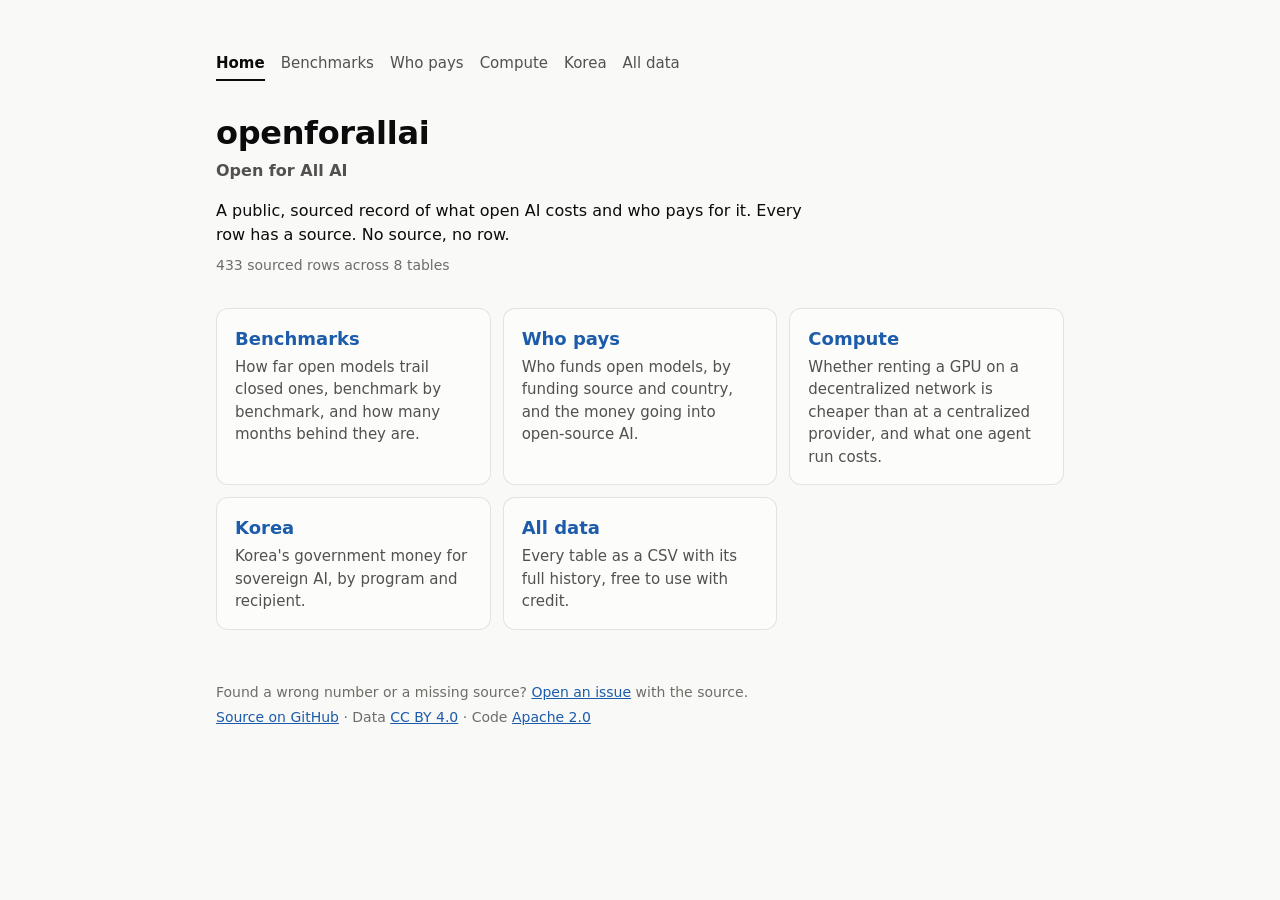
<file: index.html>
<!doctype html>
<html lang="en">
<head>
  <meta charset="utf-8">
  <meta name="viewport" content="width=device-width, initial-scale=1">
  <title>openforallai</title>
  <meta name="description" content="Open for All AI. A public, sourced record of what open AI costs and who pays for it.">
  <link rel="stylesheet" href="assets/site.css">
</head>
<body>
  <header class="page-head">
    <nav class="site-nav" aria-label="Pages">
      <a href="./" aria-current="page">Home</a>
      <a href="benchmarks.html">Benchmarks</a>
      <a href="funding.html">Who pays</a>
      <a href="compute.html">Compute</a>
      <a href="korea.html">Korea</a>
      <a href="data.html">All data</a>
    </nav>
    <h1>openforallai</h1>
    <p class="tagline">Open for All AI</p>
    <p class="lede">A public, sourced record of what open AI costs and who pays for it. Every row has a source. No source, no row.</p>
    <p class="meta" id="meta">Loading data…</p>
  </header>

  <main data-tables="*">
    <nav class="cards" aria-label="Sections">
      <a class="card" href="benchmarks.html">
        <h2>Benchmarks</h2>
        <p>How far open models trail closed ones, benchmark by benchmark, and how many months behind they are.</p>
      </a>
      <a class="card" href="funding.html">
        <h2>Who pays</h2>
        <p>Who funds open models, by funding source and country, and the money going into open-source AI.</p>
      </a>
      <a class="card" href="compute.html">
        <h2>Compute</h2>
        <p>Whether renting a GPU on a decentralized network is cheaper than at a centralized provider, and what one agent run costs.</p>
      </a>
      <a class="card" href="korea.html">
        <h2>Korea</h2>
        <p>Korea's government money for sovereign AI, by program and recipient.</p>
      </a>
      <a class="card" href="data.html">
        <h2>All data</h2>
        <p>Every table as a CSV with its full history, free to use with credit.</p>
      </a>
    </nav>
  </main>

  <footer class="page-foot">
    <p>Found a wrong number or a missing source? <a href="https://github.com/openforallai/openforallai.github.io/issues">Open an issue</a> with the source.</p>
    <p><a href="https://github.com/openforallai/openforallai.github.io">Source on GitHub</a> · Data <a href="data/LICENSE">CC BY 4.0</a> · Code <a href="LICENSE">Apache 2.0</a></p>
  </footer>

  <div class="tip" id="tip" role="tooltip" hidden></div>
  <script src="assets/site.js"></script>
</body>
</html>
</file>
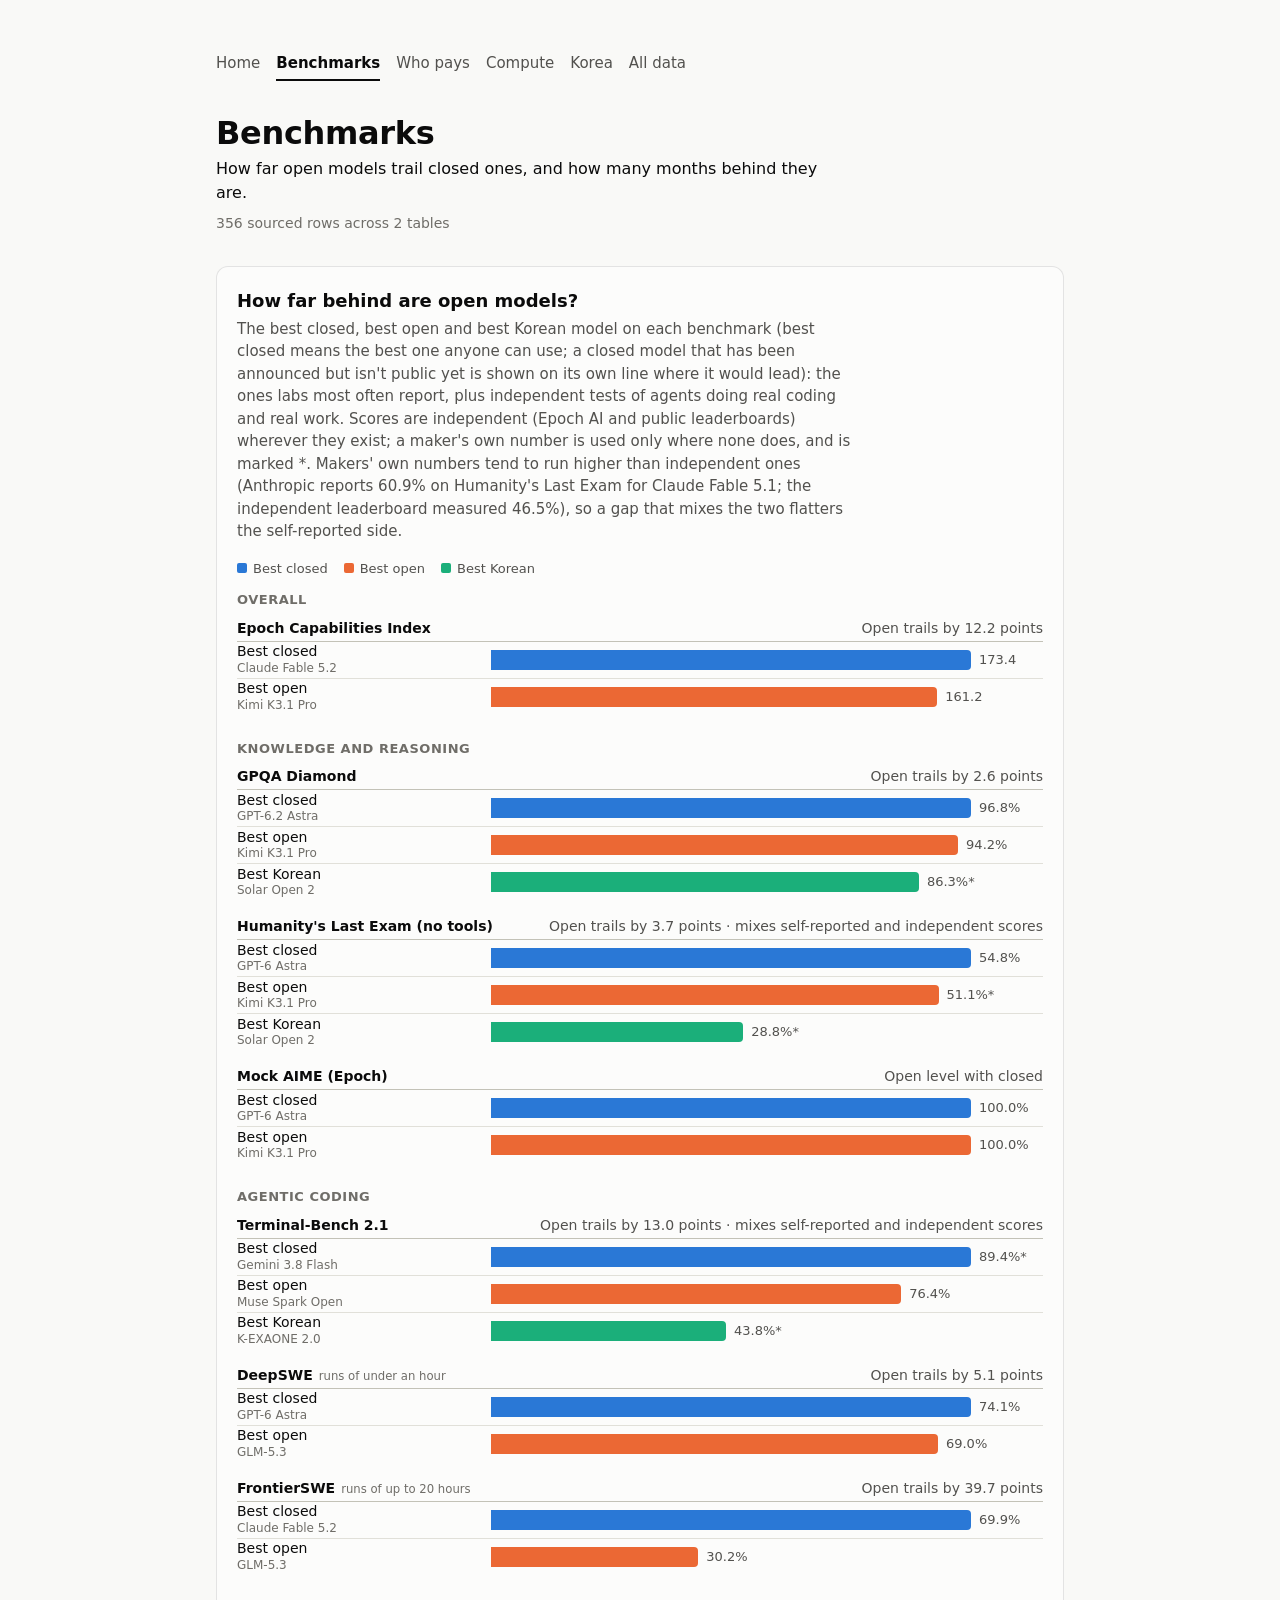
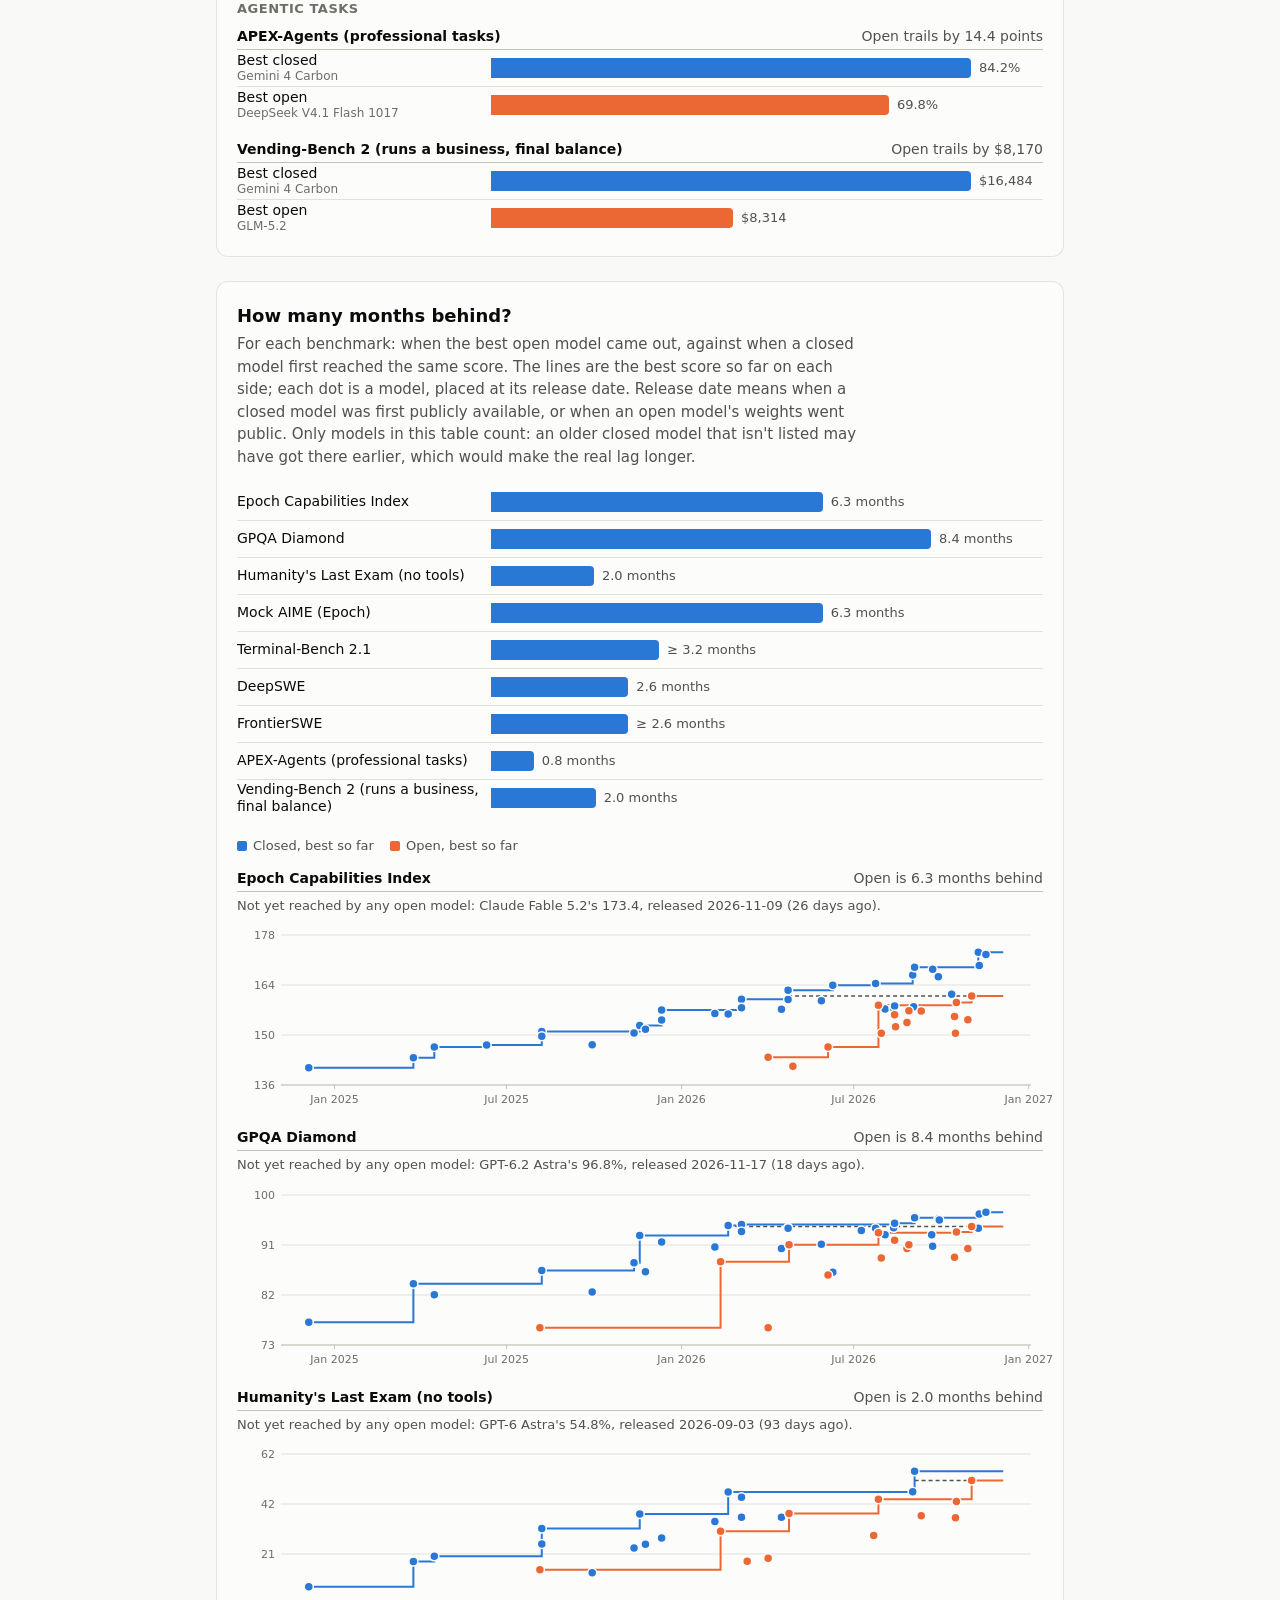
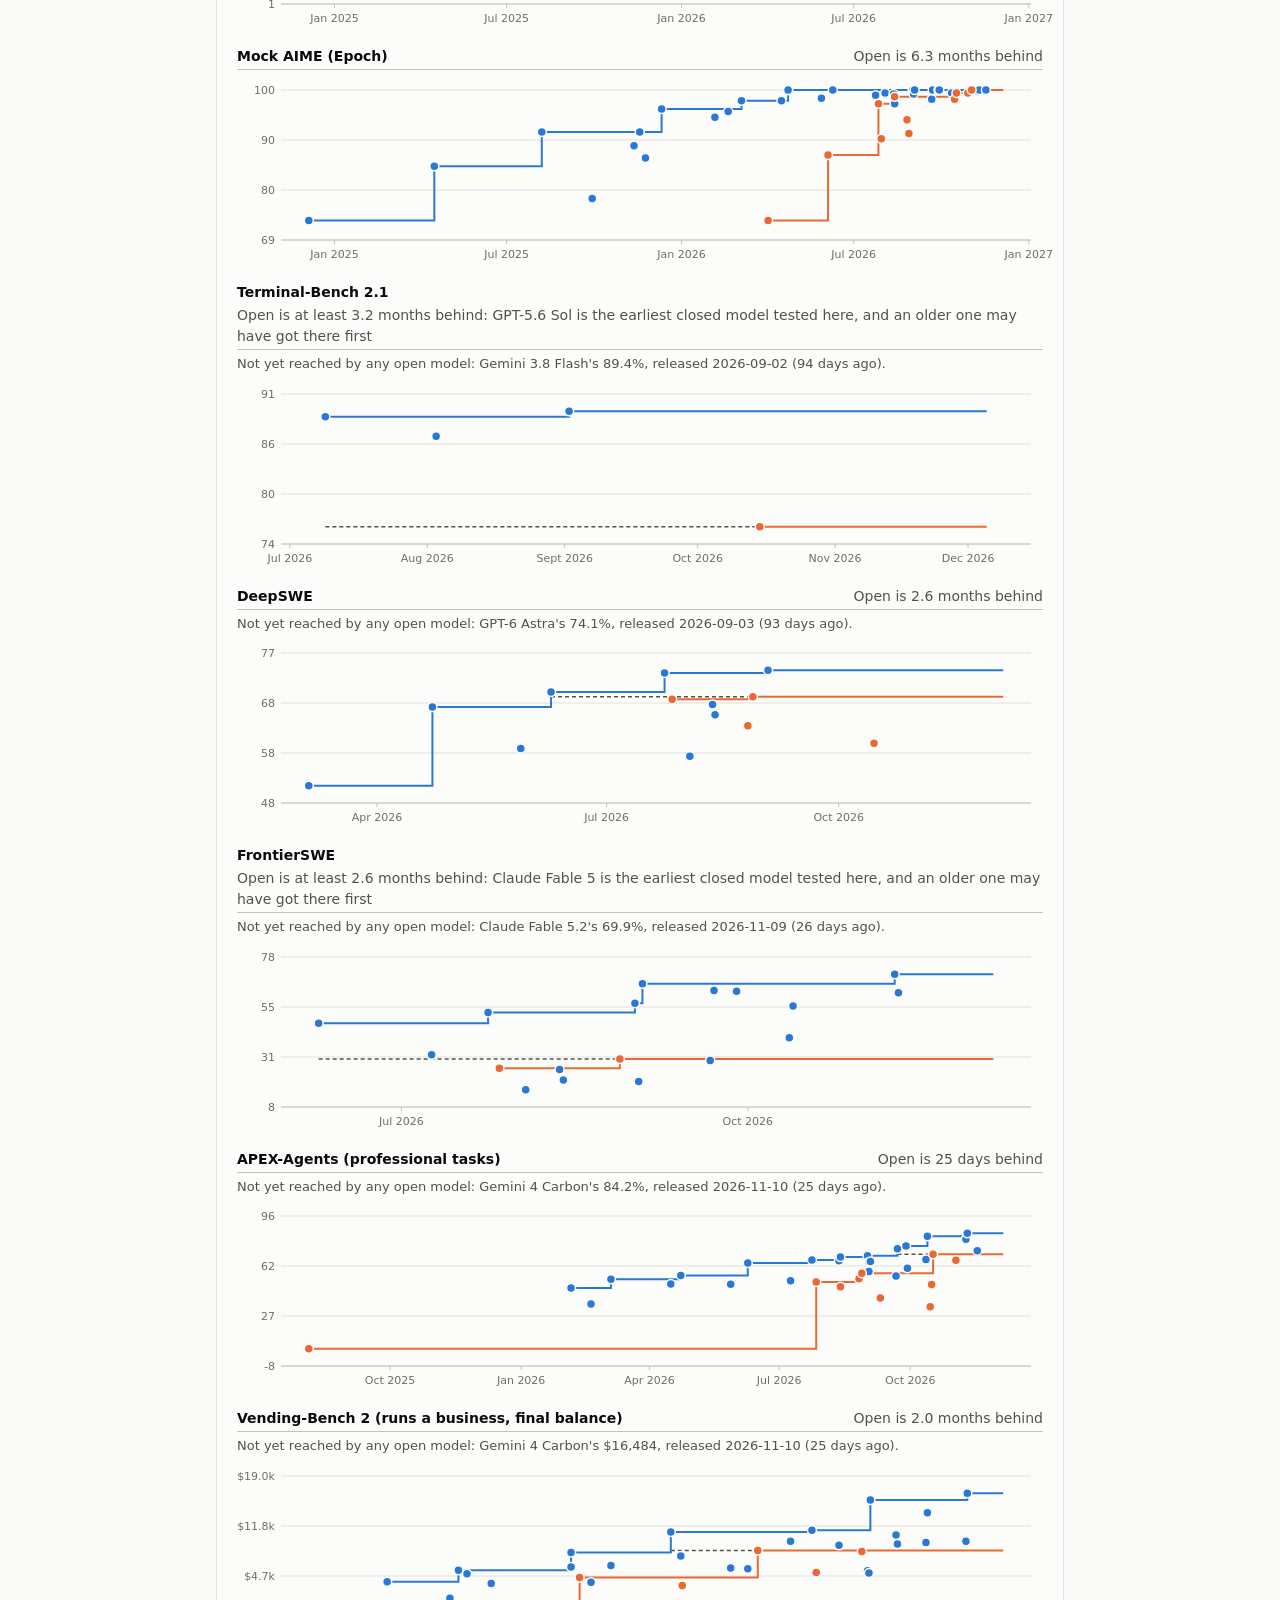
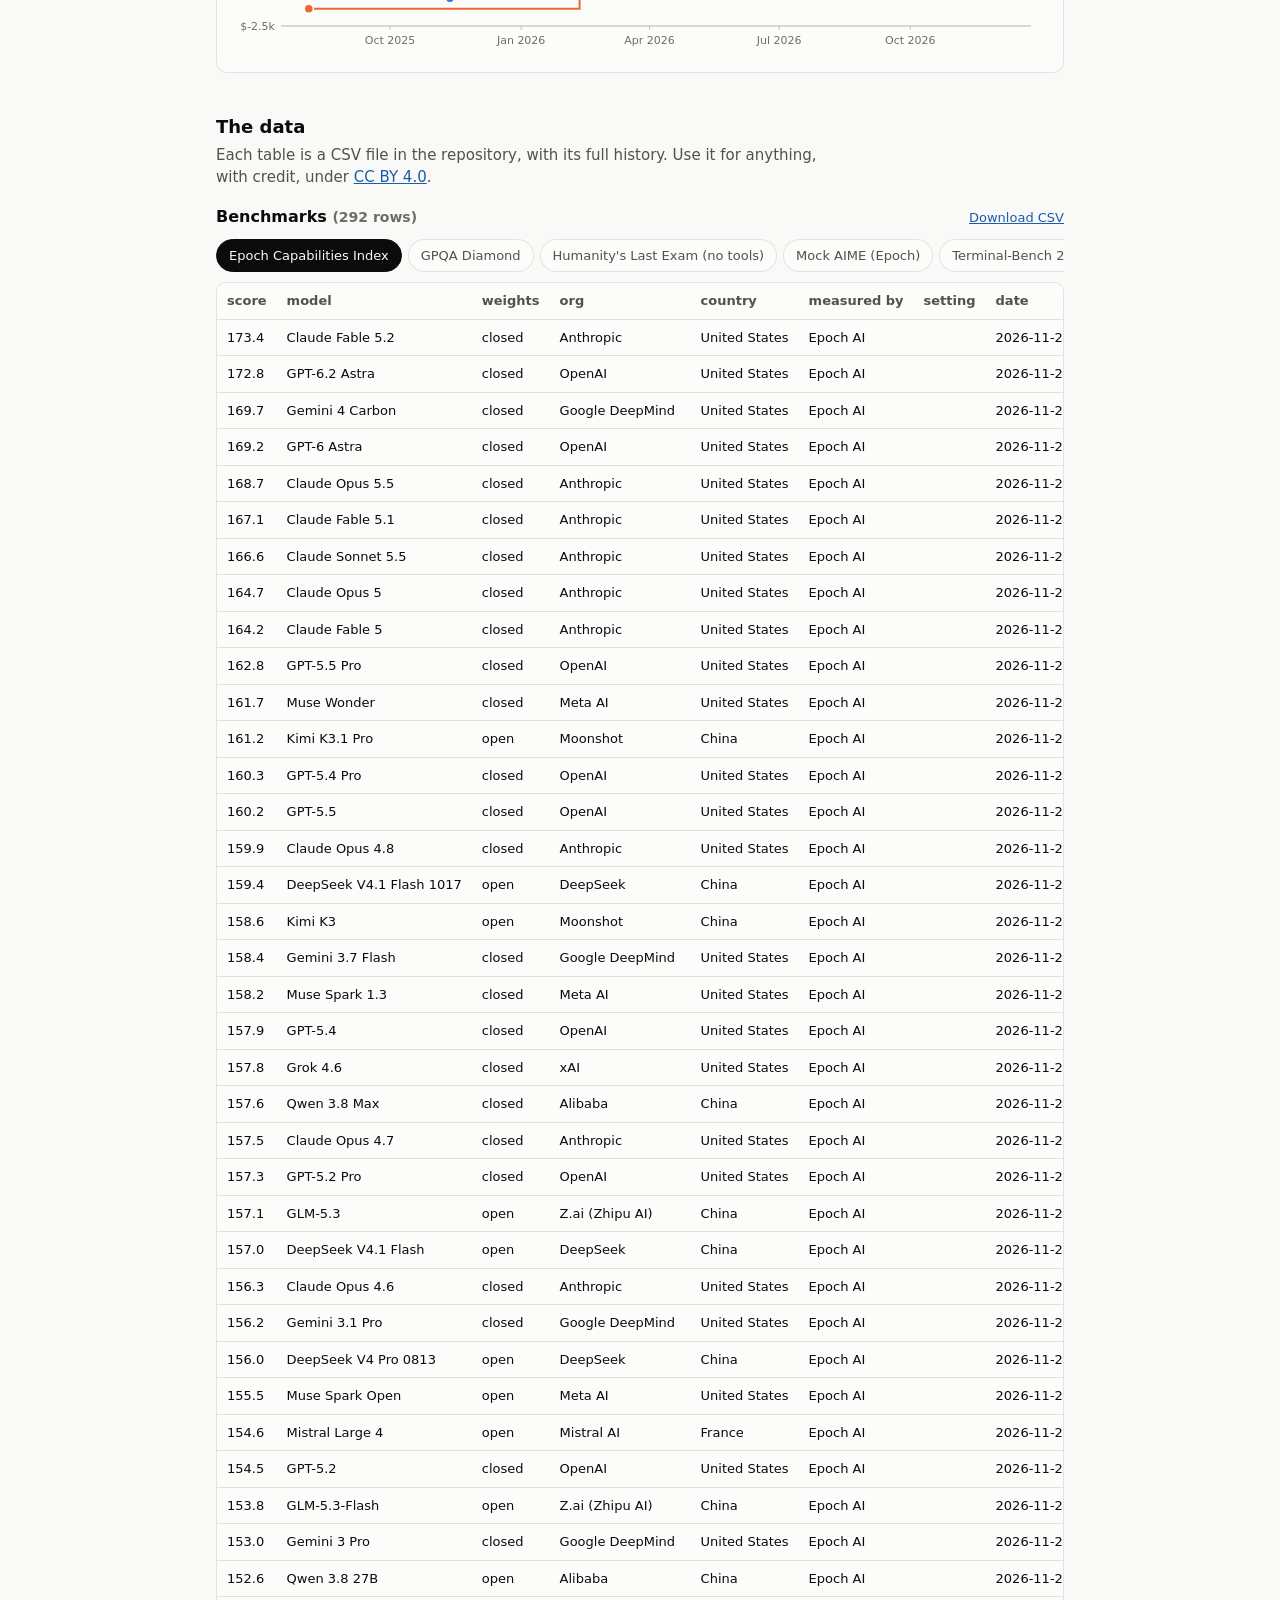
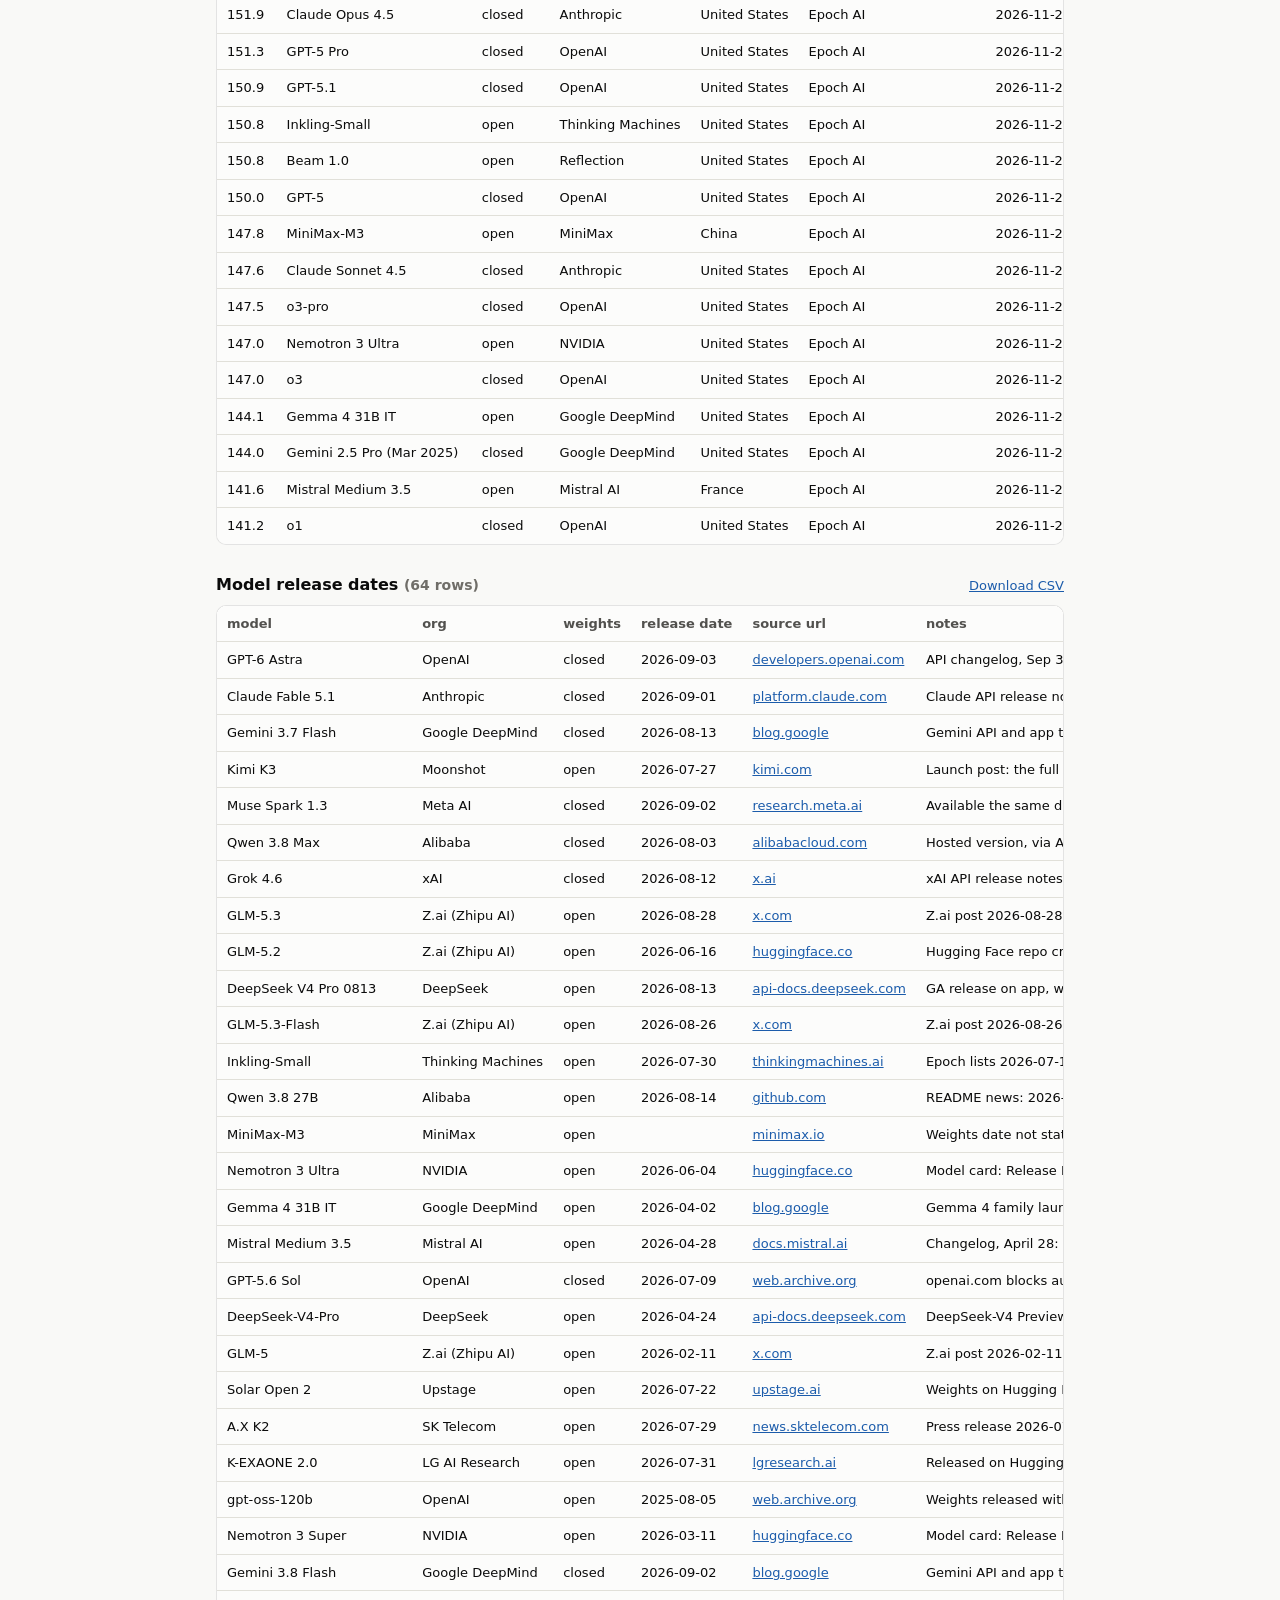
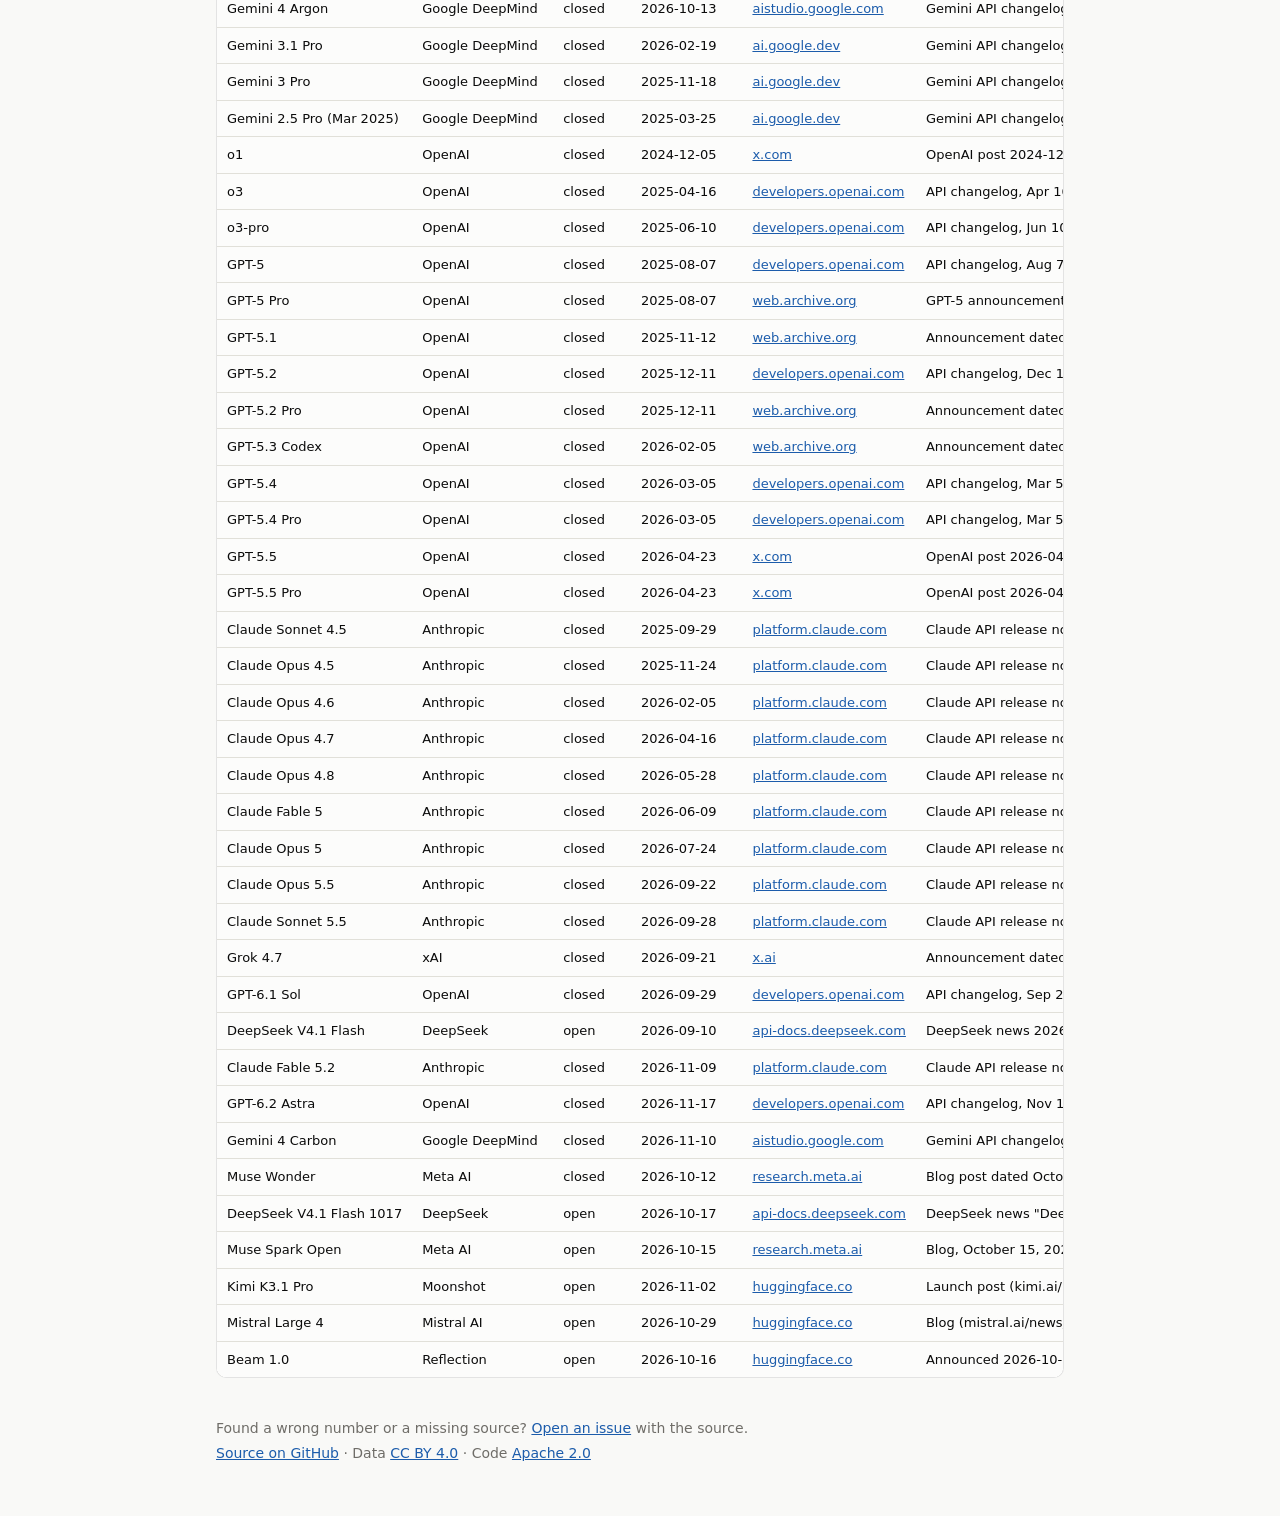
<file: benchmarks.html>
<!doctype html>
<html lang="en">
<head>
  <meta charset="utf-8">
  <meta name="viewport" content="width=device-width, initial-scale=1">
  <title>Benchmarks · openforallai</title>
  <meta name="description" content="How far open AI models trail closed ones, and how many months behind they are.">
  <link rel="stylesheet" href="assets/site.css">
</head>
<body>
  <header class="page-head">
    <nav class="site-nav" aria-label="Pages">
      <a href="./">Home</a>
      <a href="benchmarks.html" aria-current="page">Benchmarks</a>
      <a href="funding.html">Who pays</a>
      <a href="compute.html">Compute</a>
      <a href="korea.html">Korea</a>
      <a href="data.html">All data</a>
    </nav>
    <h1>Benchmarks</h1>
    <p class="lede">How far open models trail closed ones, and how many months behind they are.</p>
    <p class="meta" id="meta">Loading data…</p>
  </header>

  <main data-tables="benchmarks,model_releases">
    <section class="chart-card" aria-labelledby="c4-title">
      <h2 id="c4-title">How far behind are open models?</h2>
      <p class="sub">The best closed, best open and best Korean model on each benchmark (best closed means the best one anyone can use; a closed model that has been announced but isn't public yet is shown on its own line where it would lead): the ones labs most often report, plus independent tests of agents doing real coding and real work. Scores are independent (Epoch AI and public leaderboards) wherever they exist; a maker's own number is used only where none does, and is marked *. Makers' own numbers tend to run higher than independent ones (Anthropic reports 60.9% on Humanity's Last Exam for Claude Fable 5.1; the independent leaderboard measured 46.5%), so a gap that mixes the two flatters the self-reported side.</p>
      <div class="legend" id="c4-legend"></div>
      <div class="chart" id="c4"></div>
    </section>

    <section class="chart-card" aria-labelledby="c5-title">
      <h2 id="c5-title">How many months behind?</h2>
      <p class="sub">For each benchmark: when the best open model came out, against when a closed model first reached the same score. The lines are the best score so far on each side; each dot is a model, placed at its release date. Release date means when a closed model was first publicly available, or when an open model's weights went public. Only models in this table count: an older closed model that isn't listed may have got there earlier, which would make the real lag longer.</p>
      <div id="c5-note"></div>
      <div class="chart" id="c5-summary"></div>
      <div class="legend" id="c5-legend"></div>
      <div class="chart" id="c5"></div>
    </section>

    <section class="tables" aria-labelledby="data-title">
      <h2 id="data-title">The data</h2>
      <p class="sub">Each table is a CSV file in the repository, with its full history. Use it for anything, with credit, under <a href="data/LICENSE">CC BY 4.0</a>.</p>
      <div id="tables" data-show="benchmarks,model_releases"></div>
    </section>
  </main>

  <footer class="page-foot">
    <p>Found a wrong number or a missing source? <a href="https://github.com/openforallai/openforallai.github.io/issues">Open an issue</a> with the source.</p>
    <p><a href="https://github.com/openforallai/openforallai.github.io">Source on GitHub</a> · Data <a href="data/LICENSE">CC BY 4.0</a> · Code <a href="LICENSE">Apache 2.0</a></p>
  </footer>

  <div class="tip" id="tip" role="tooltip" hidden></div>
  <script src="assets/site.js"></script>
</body>
</html>
</file>
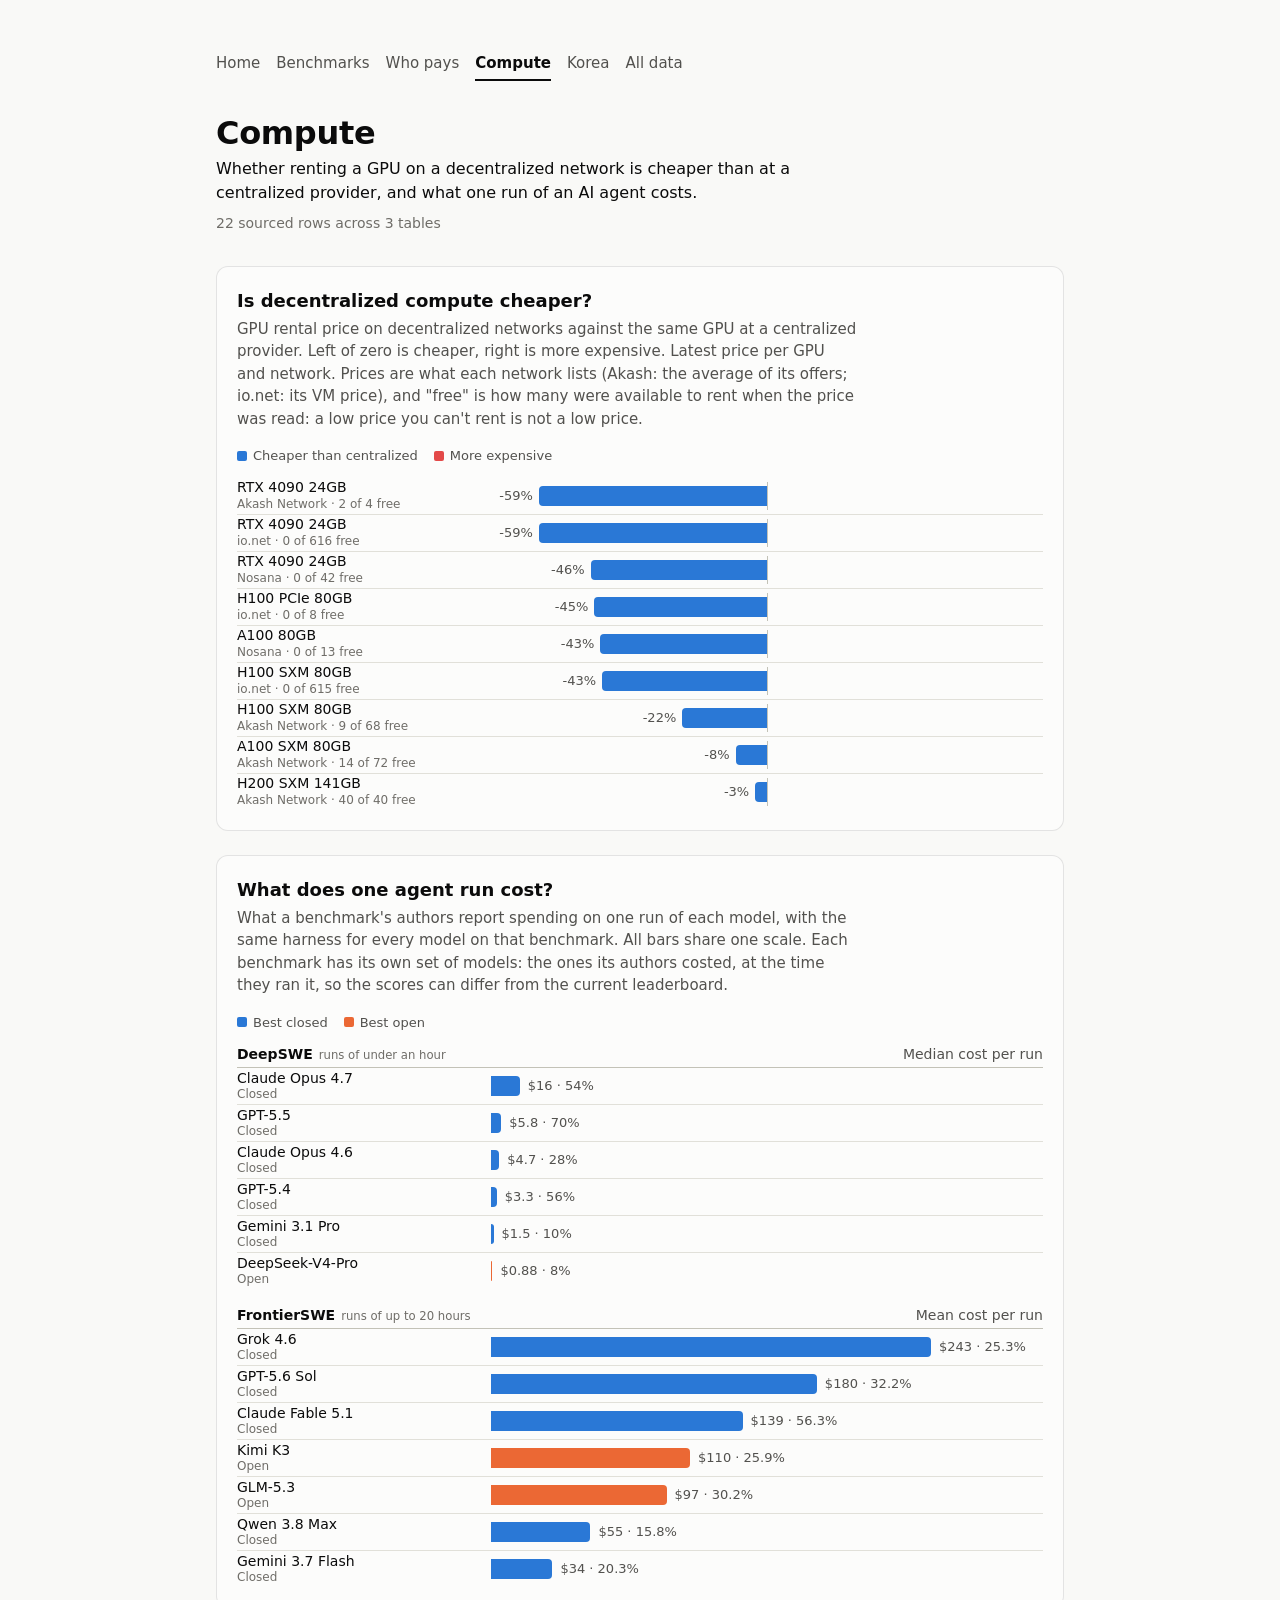
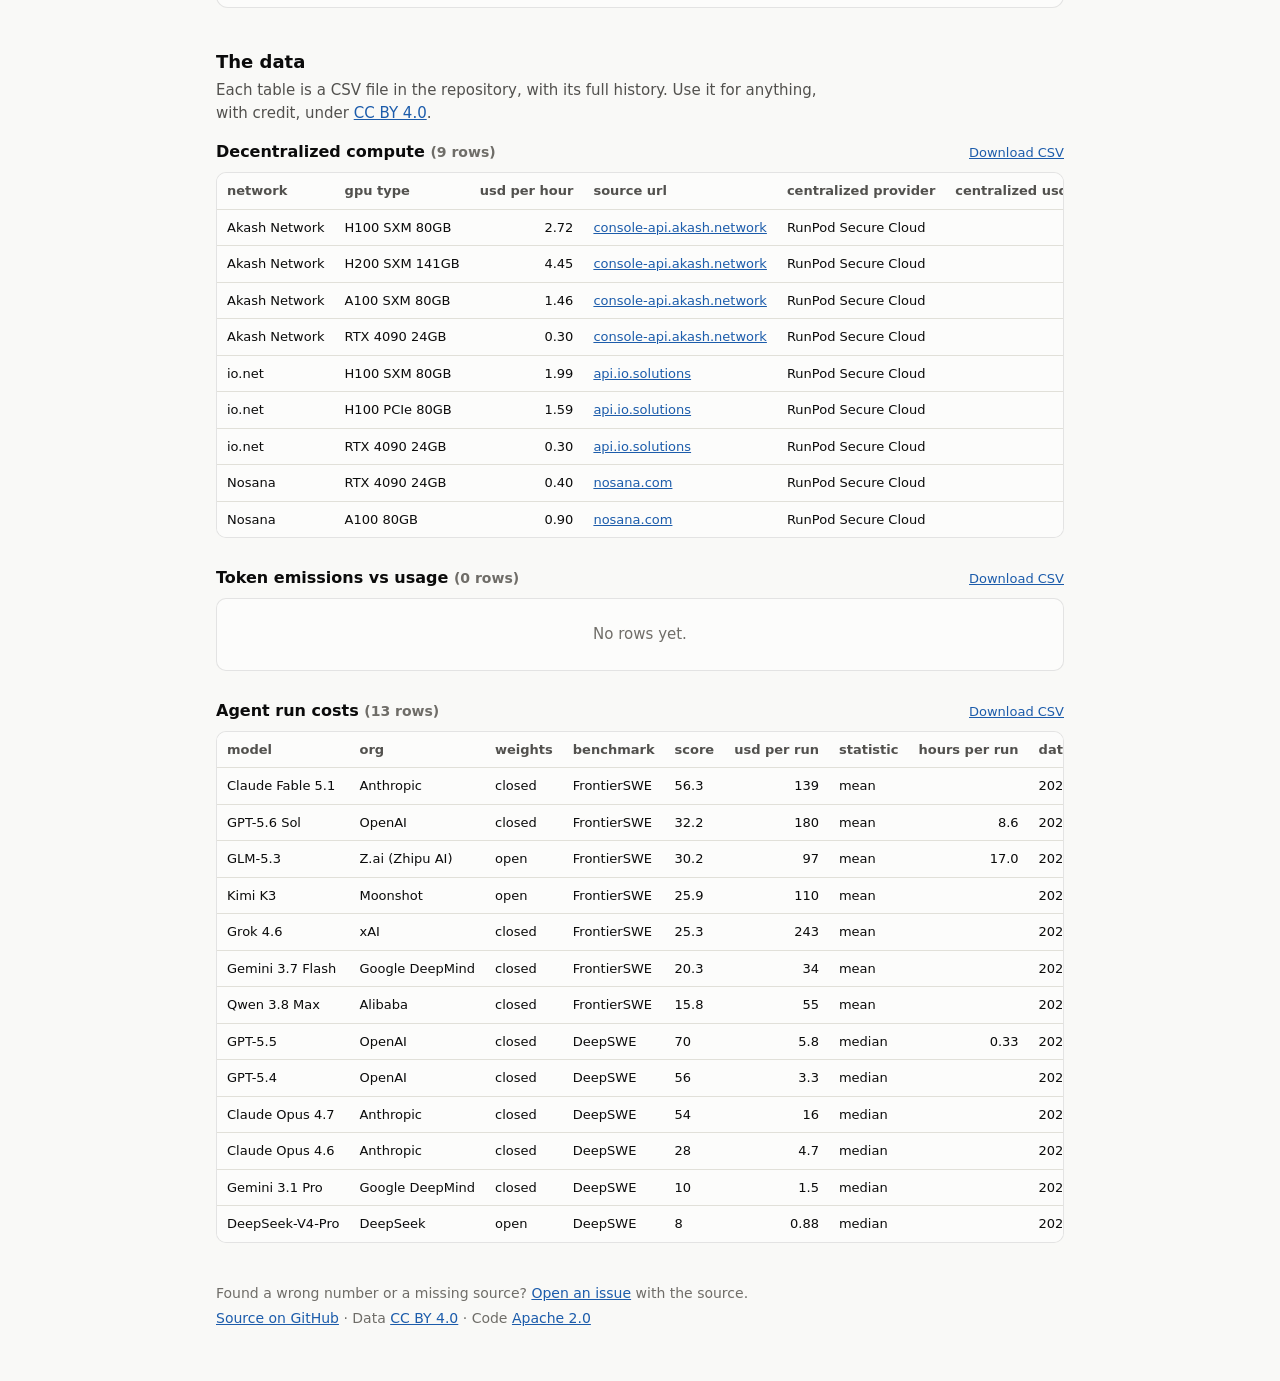
<file: compute.html>
<!doctype html>
<html lang="en">
<head>
  <meta charset="utf-8">
  <meta name="viewport" content="width=device-width, initial-scale=1">
  <title>Compute · openforallai</title>
  <meta name="description" content="Whether decentralized GPU compute is cheaper than centralized providers, and what one agent run costs.">
  <link rel="stylesheet" href="assets/site.css">
</head>
<body>
  <header class="page-head">
    <nav class="site-nav" aria-label="Pages">
      <a href="./">Home</a>
      <a href="benchmarks.html">Benchmarks</a>
      <a href="funding.html">Who pays</a>
      <a href="compute.html" aria-current="page">Compute</a>
      <a href="korea.html">Korea</a>
      <a href="data.html">All data</a>
    </nav>
    <h1>Compute</h1>
    <p class="lede">Whether renting a GPU on a decentralized network is cheaper than at a centralized provider, and what one run of an AI agent costs.</p>
    <p class="meta" id="meta">Loading data…</p>
  </header>

  <main data-tables="decentralized_compute,token_vs_usage,agent_run_costs">
    <section class="chart-card" aria-labelledby="c2-title">
      <h2 id="c2-title">Is decentralized compute cheaper?</h2>
      <p class="sub">GPU rental price on decentralized networks against the same GPU at a centralized provider. Left of zero is cheaper, right is more expensive. Latest price per GPU and network. Prices are what each network lists (Akash: the average of its offers; io.net: its VM price), and "free" is how many were available to rent when the price was read: a low price you can't rent is not a low price.</p>
      <div class="legend" id="c2-legend"></div>
      <div class="chart" id="c2"></div>
    </section>

    <section class="chart-card" aria-labelledby="c6-title">
      <h2 id="c6-title">What does one agent run cost?</h2>
      <p class="sub">What a benchmark's authors report spending on one run of each model, with the same harness for every model on that benchmark. All bars share one scale. Each benchmark has its own set of models: the ones its authors costed, at the time they ran it, so the scores can differ from the current leaderboard.</p>
      <div class="legend" id="c6-legend"></div>
      <div class="chart" id="c6"></div>
    </section>

    <section class="tables" aria-labelledby="data-title">
      <h2 id="data-title">The data</h2>
      <p class="sub">Each table is a CSV file in the repository, with its full history. Use it for anything, with credit, under <a href="data/LICENSE">CC BY 4.0</a>.</p>
      <div id="tables" data-show="decentralized_compute,token_vs_usage,agent_run_costs"></div>
    </section>
  </main>

  <footer class="page-foot">
    <p>Found a wrong number or a missing source? <a href="https://github.com/openforallai/openforallai.github.io/issues">Open an issue</a> with the source.</p>
    <p><a href="https://github.com/openforallai/openforallai.github.io">Source on GitHub</a> · Data <a href="data/LICENSE">CC BY 4.0</a> · Code <a href="LICENSE">Apache 2.0</a></p>
  </footer>

  <div class="tip" id="tip" role="tooltip" hidden></div>
  <script src="assets/site.js"></script>
</body>
</html>
</file>
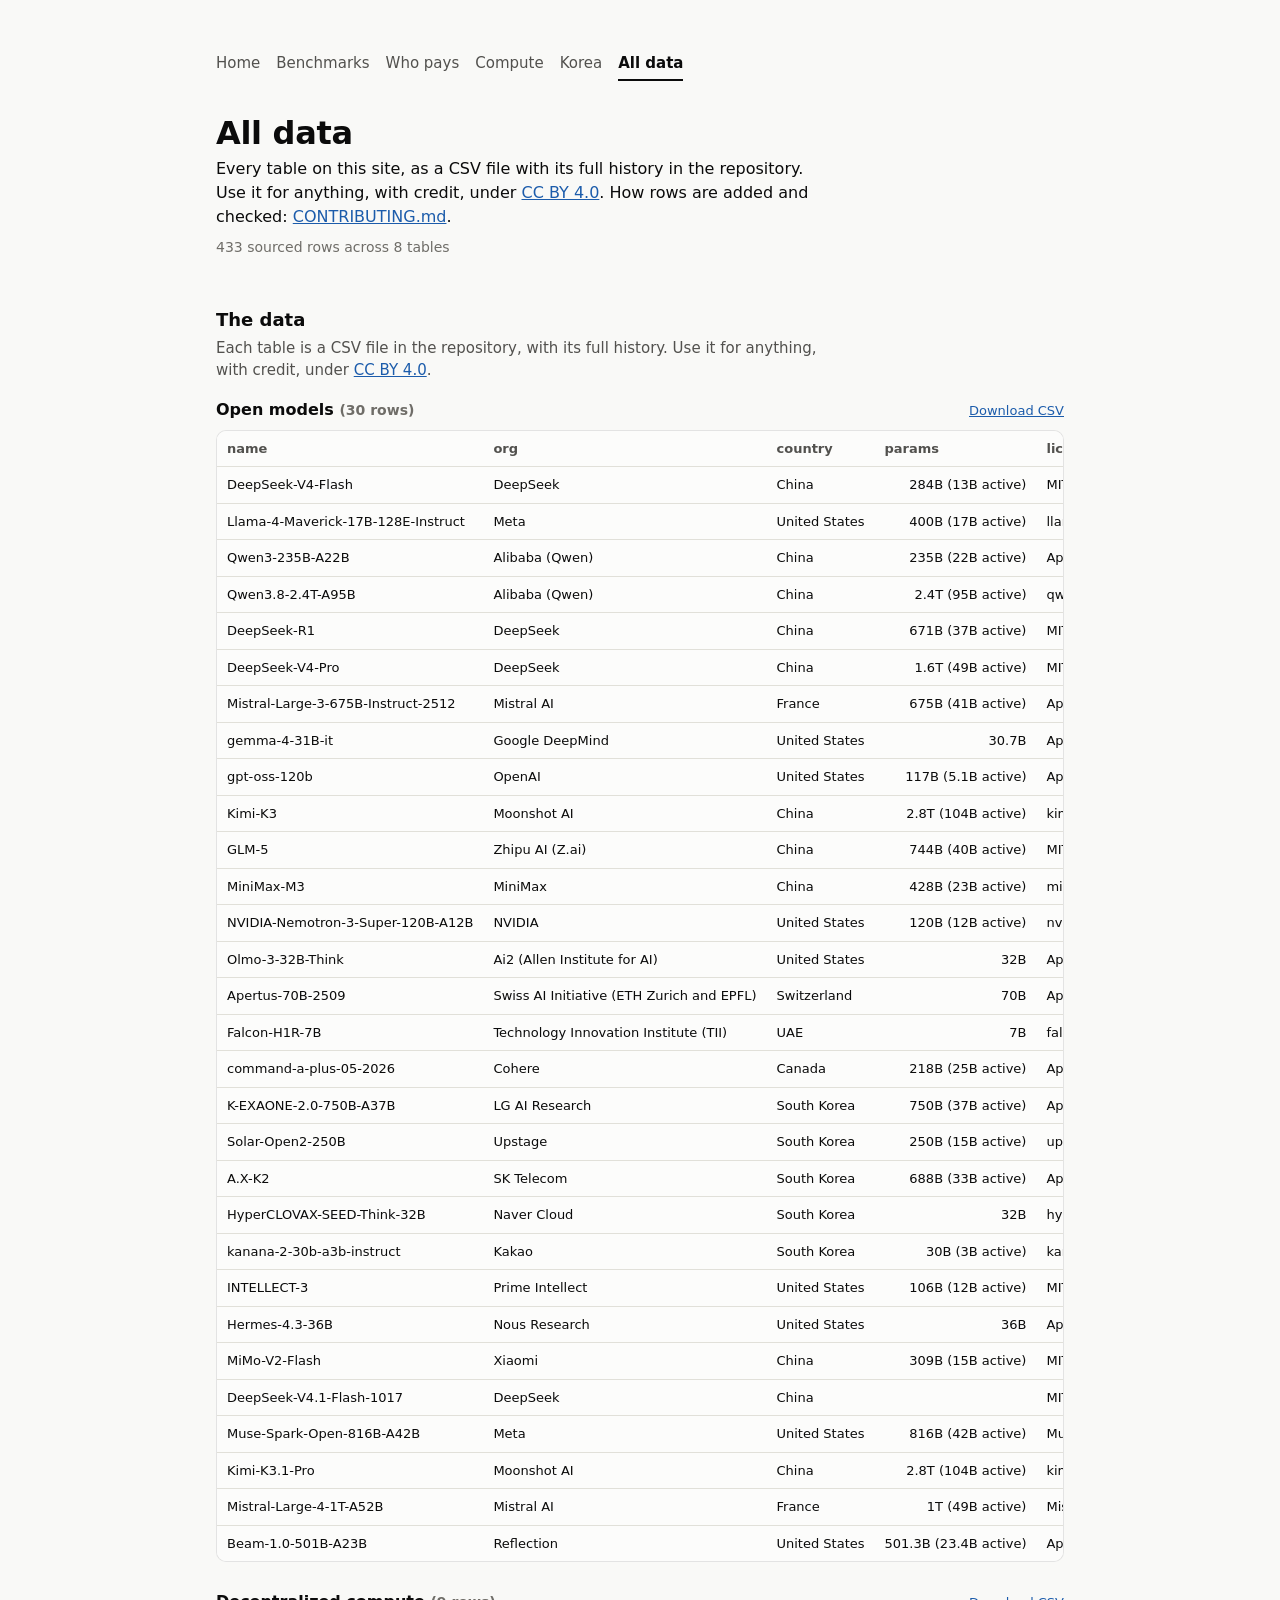
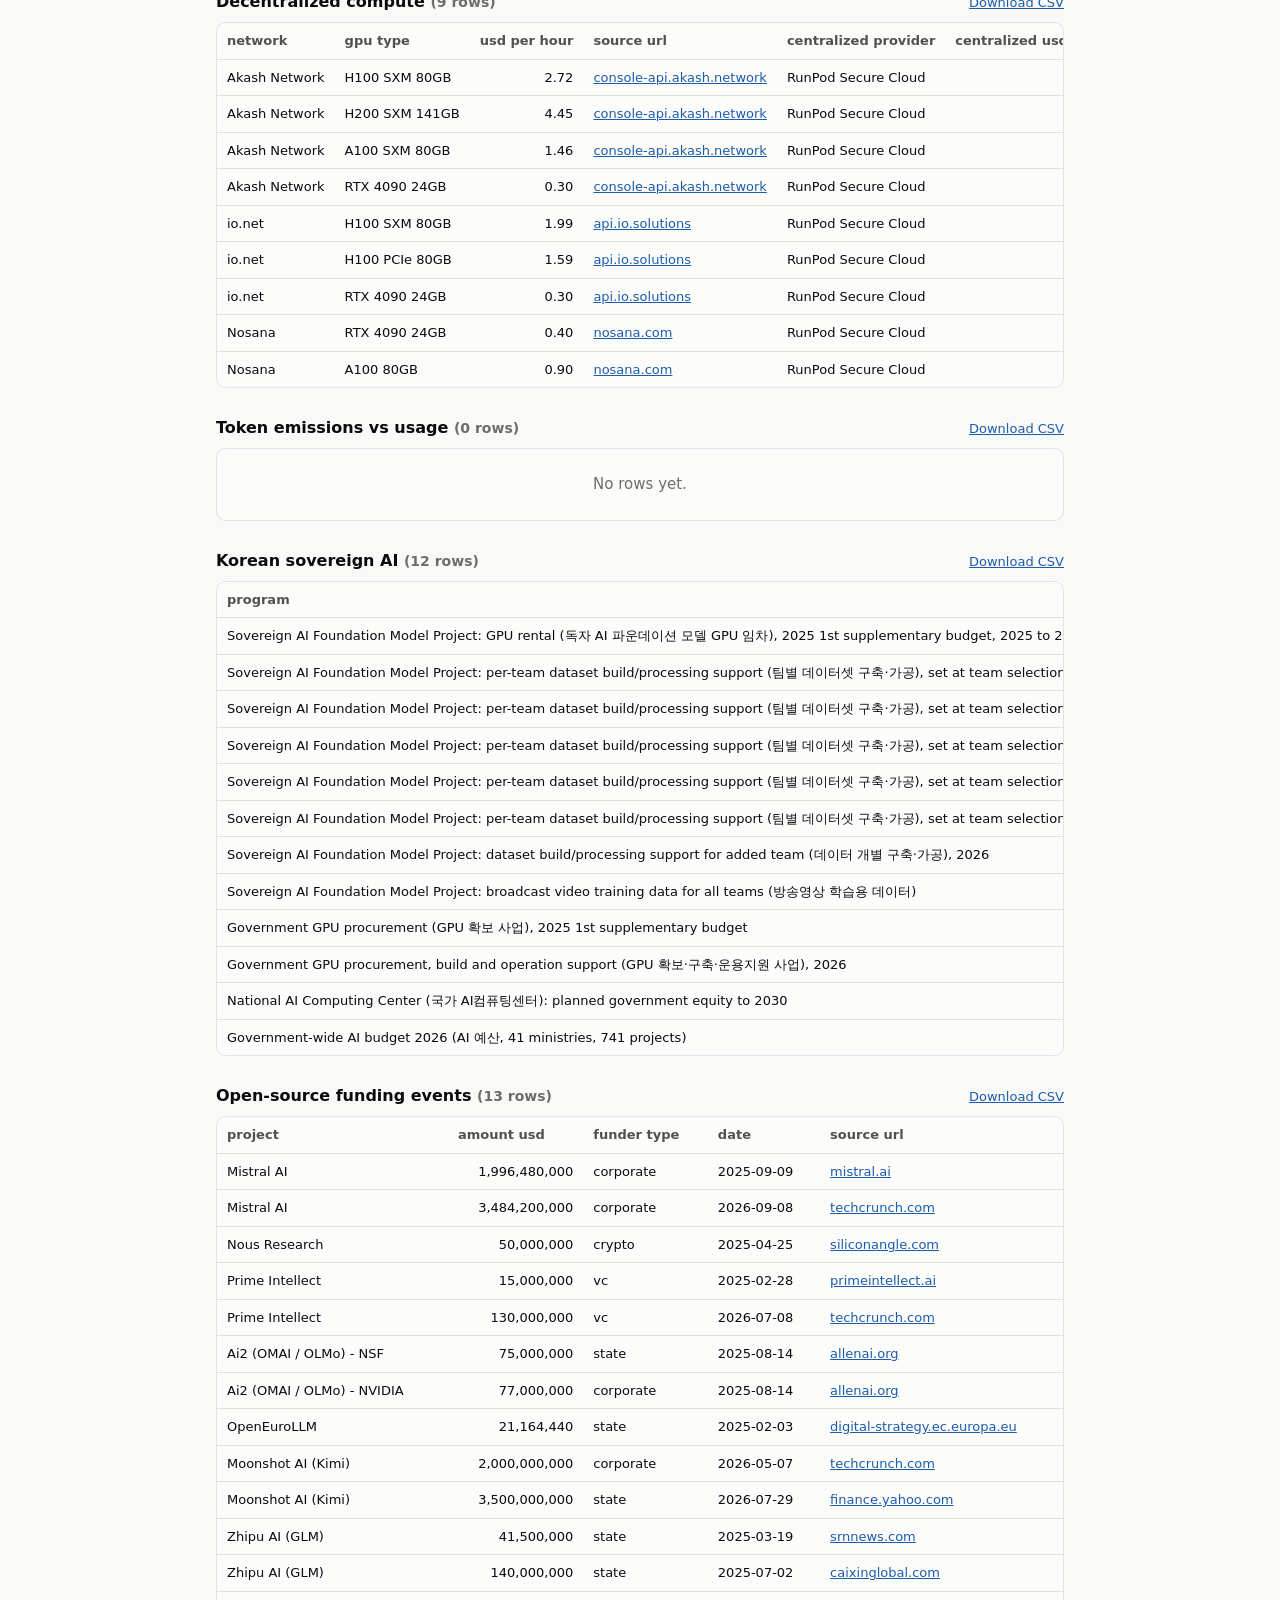
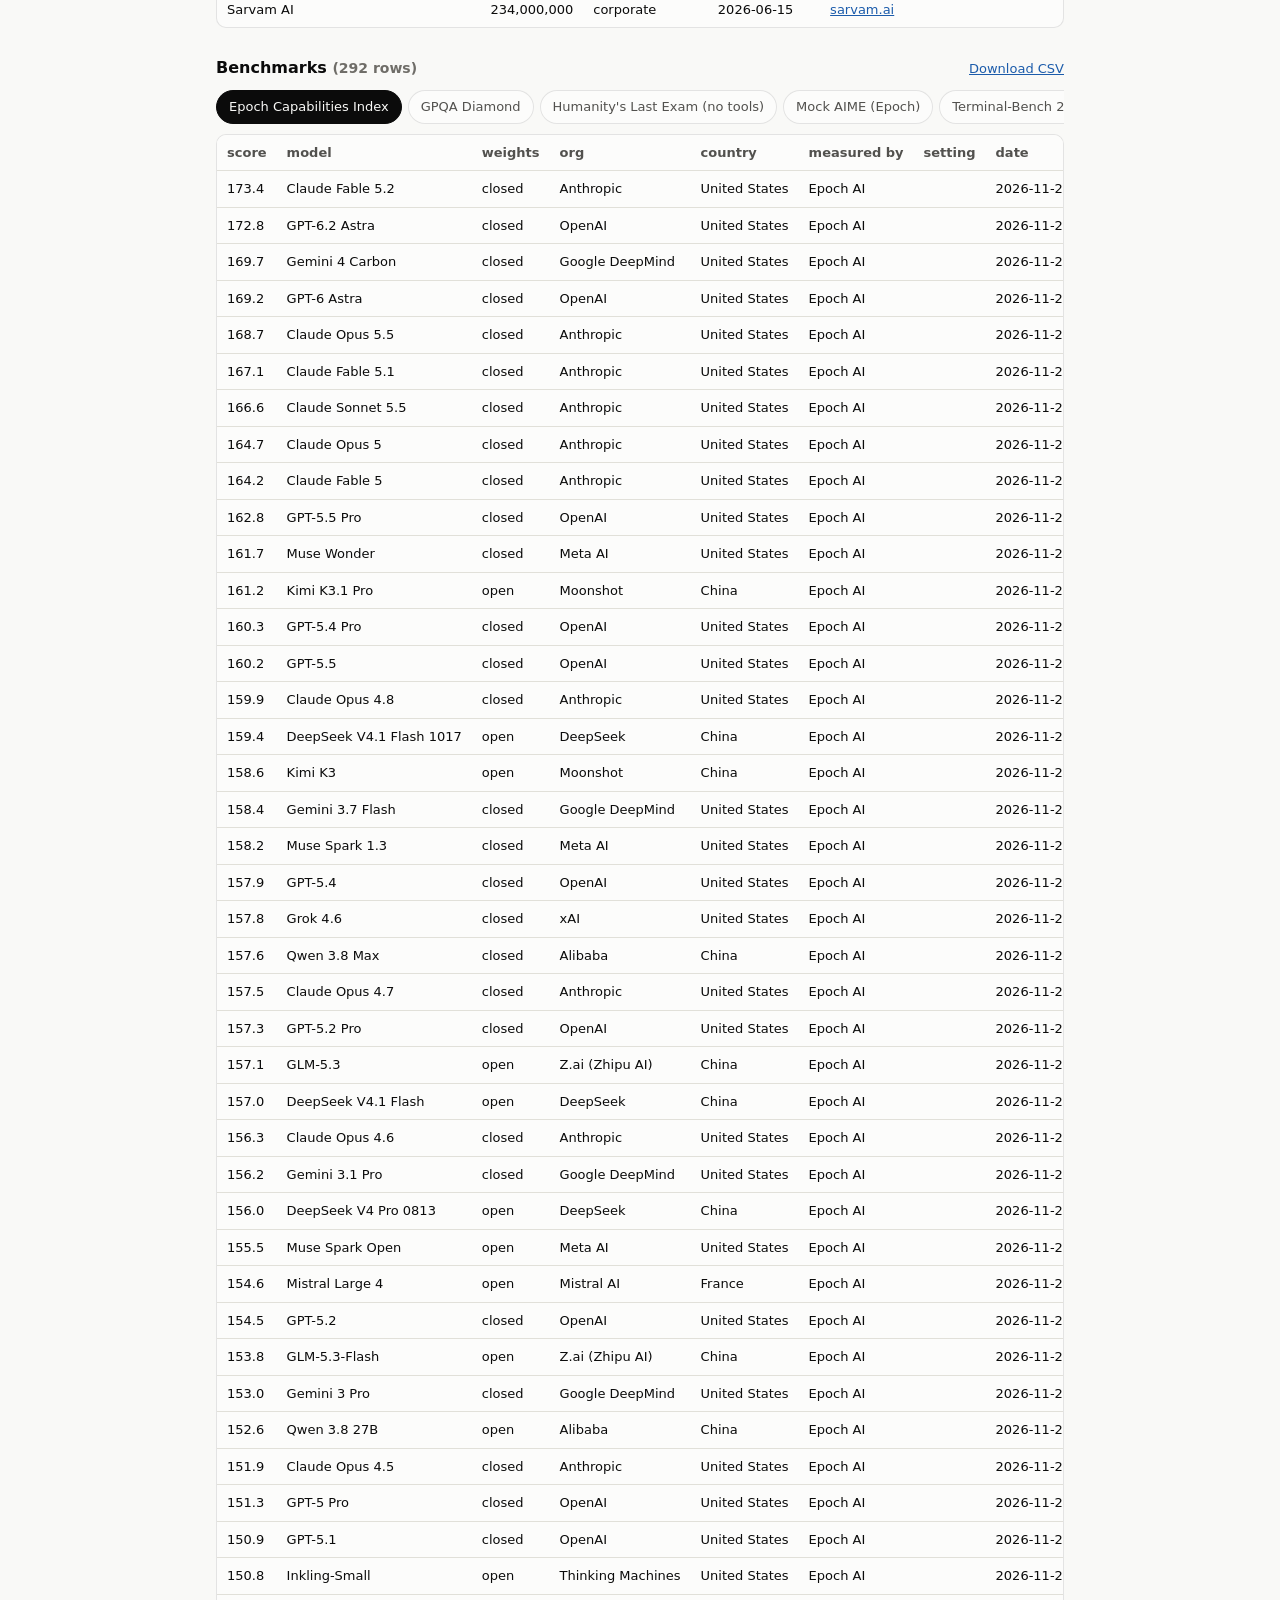
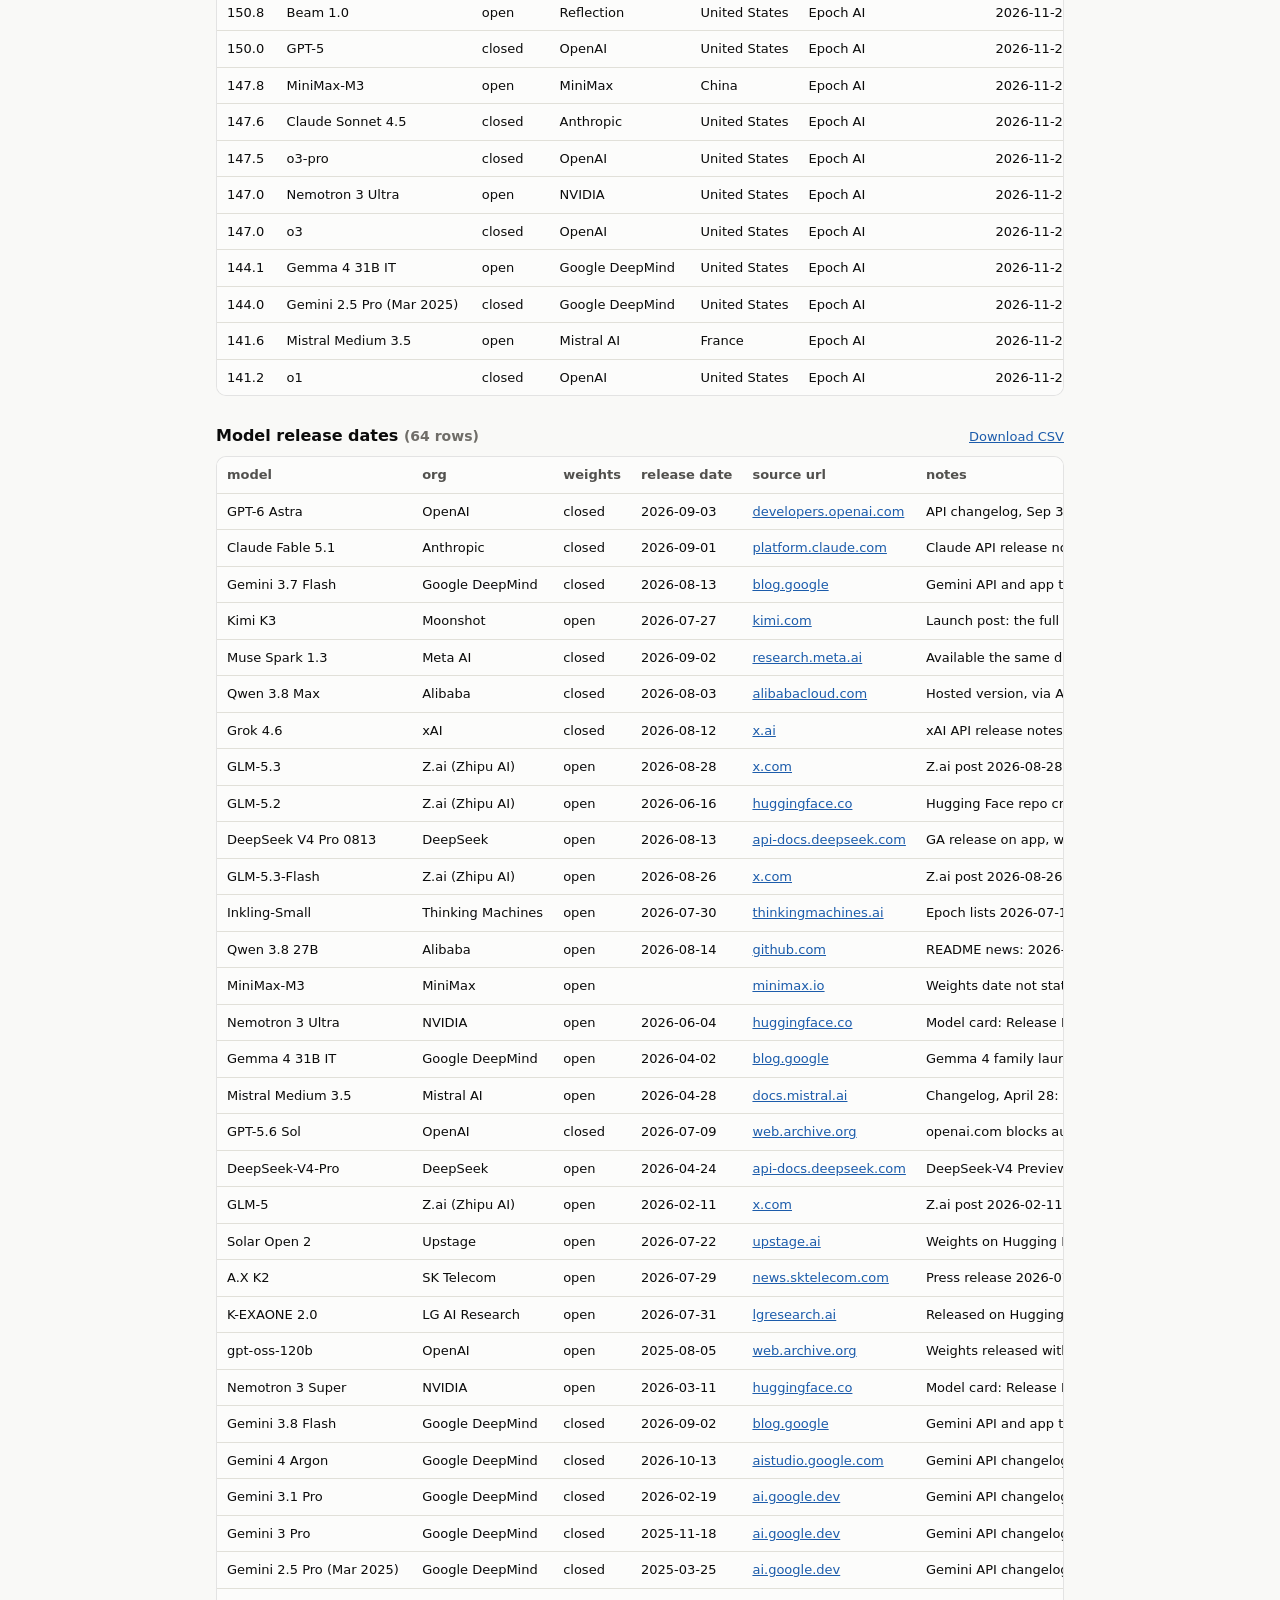
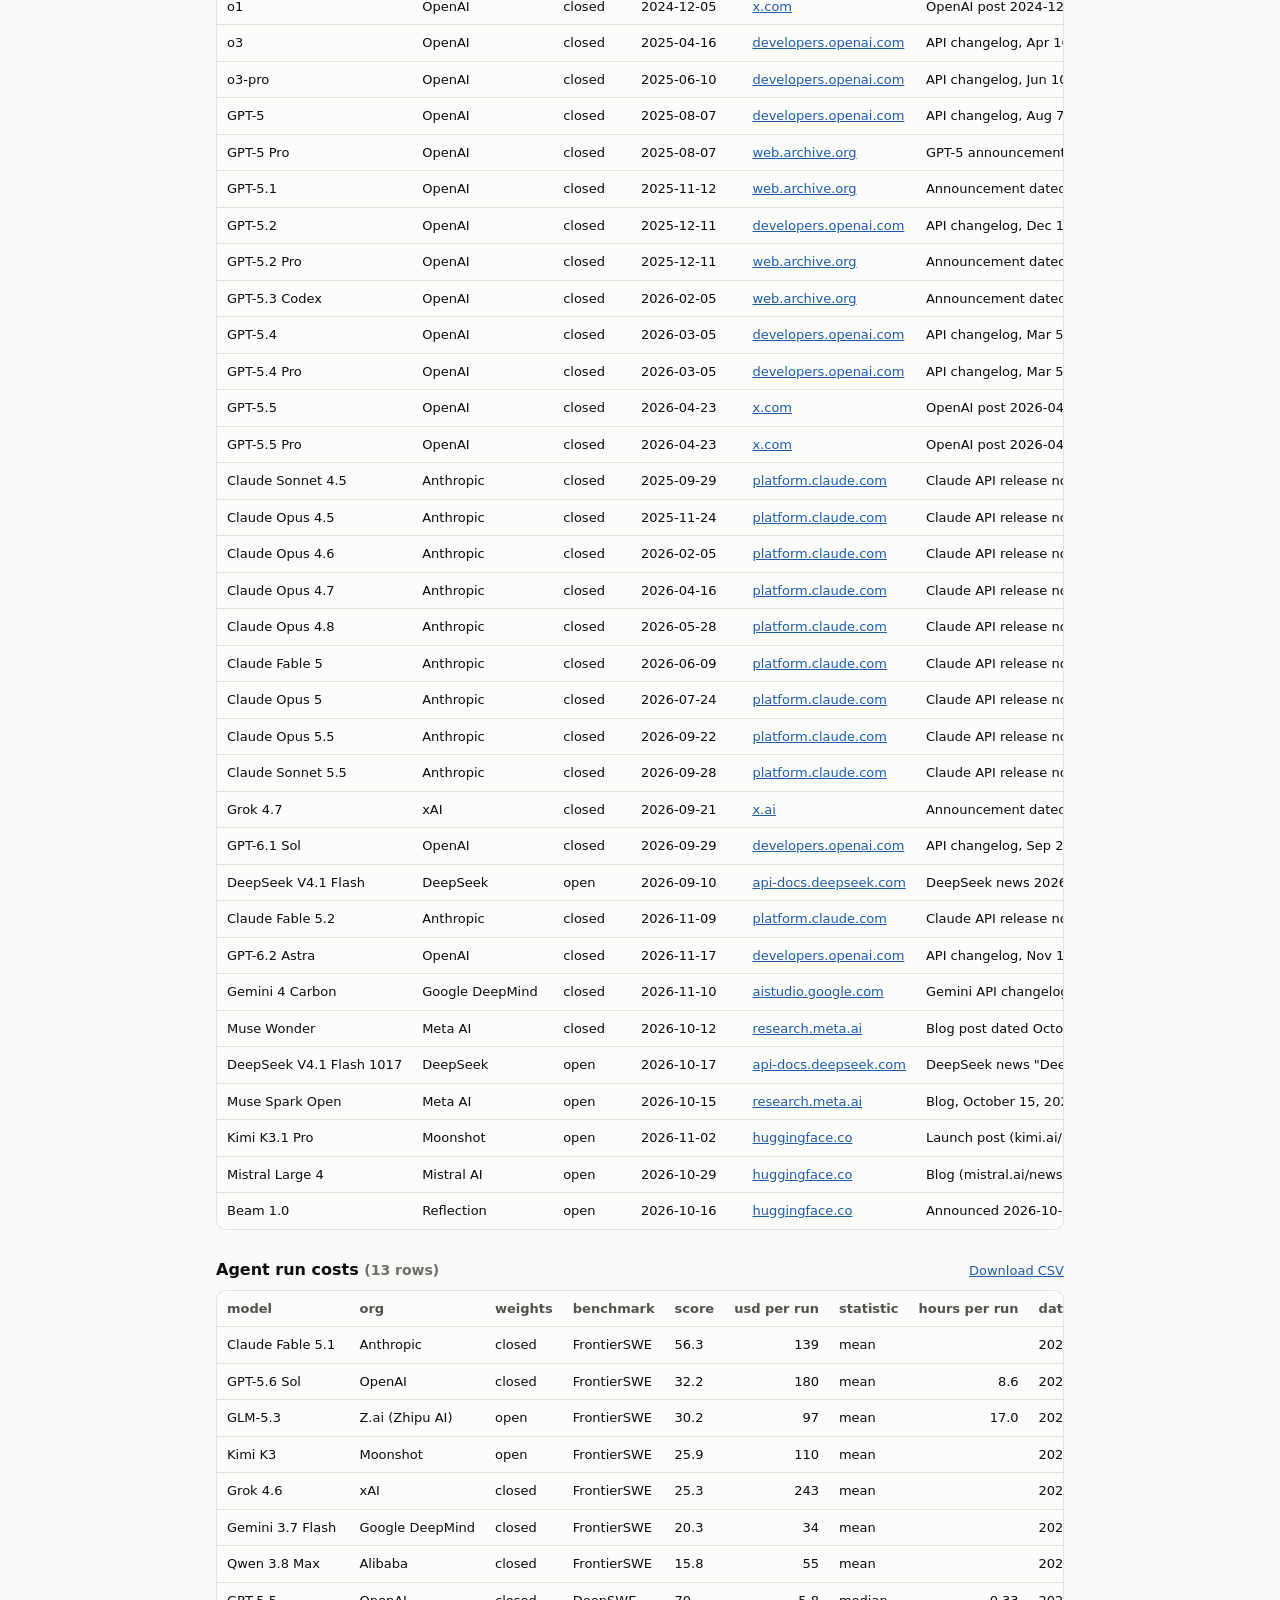
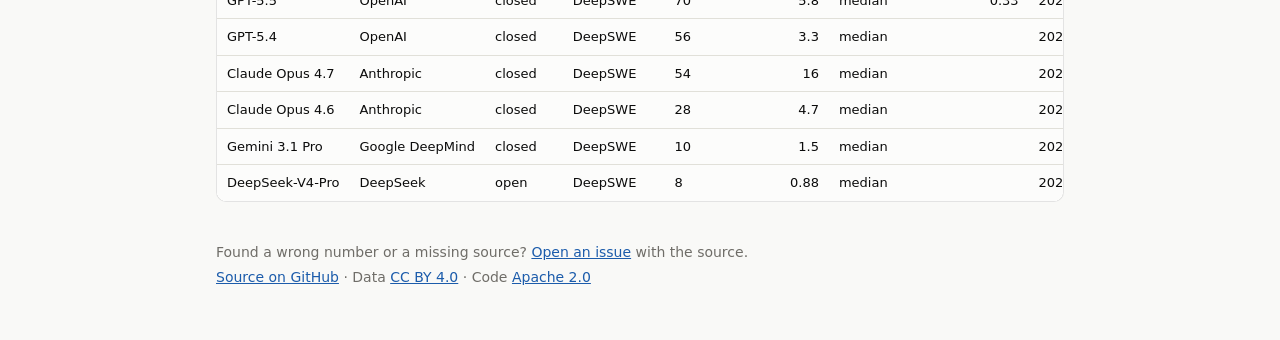
<file: data.html>
<!doctype html>
<html lang="en">
<head>
  <meta charset="utf-8">
  <meta name="viewport" content="width=device-width, initial-scale=1">
  <title>All data · openforallai</title>
  <meta name="description" content="Every openforallai table as a CSV, free to use with credit.">
  <link rel="stylesheet" href="assets/site.css">
</head>
<body>
  <header class="page-head">
    <nav class="site-nav" aria-label="Pages">
      <a href="./">Home</a>
      <a href="benchmarks.html">Benchmarks</a>
      <a href="funding.html">Who pays</a>
      <a href="compute.html">Compute</a>
      <a href="korea.html">Korea</a>
      <a href="data.html" aria-current="page">All data</a>
    </nav>
    <h1>All data</h1>
    <p class="lede">Every table on this site, as a CSV file with its full history in the repository. Use it for anything, with credit, under <a href="data/LICENSE">CC BY 4.0</a>. How rows are added and checked: <a href="https://github.com/openforallai/openforallai.github.io/blob/main/CONTRIBUTING.md">CONTRIBUTING.md</a>.</p>
    <p class="meta" id="meta">Loading data…</p>
  </header>

  <main data-tables="*">

    <section class="tables" aria-labelledby="data-title">
      <h2 id="data-title">The data</h2>
      <p class="sub">Each table is a CSV file in the repository, with its full history. Use it for anything, with credit, under <a href="data/LICENSE">CC BY 4.0</a>.</p>
      <div id="tables" data-show="*"></div>
    </section>
  </main>

  <footer class="page-foot">
    <p>Found a wrong number or a missing source? <a href="https://github.com/openforallai/openforallai.github.io/issues">Open an issue</a> with the source.</p>
    <p><a href="https://github.com/openforallai/openforallai.github.io">Source on GitHub</a> · Data <a href="data/LICENSE">CC BY 4.0</a> · Code <a href="LICENSE">Apache 2.0</a></p>
  </footer>

  <div class="tip" id="tip" role="tooltip" hidden></div>
  <script src="assets/site.js"></script>
</body>
</html>
</file>
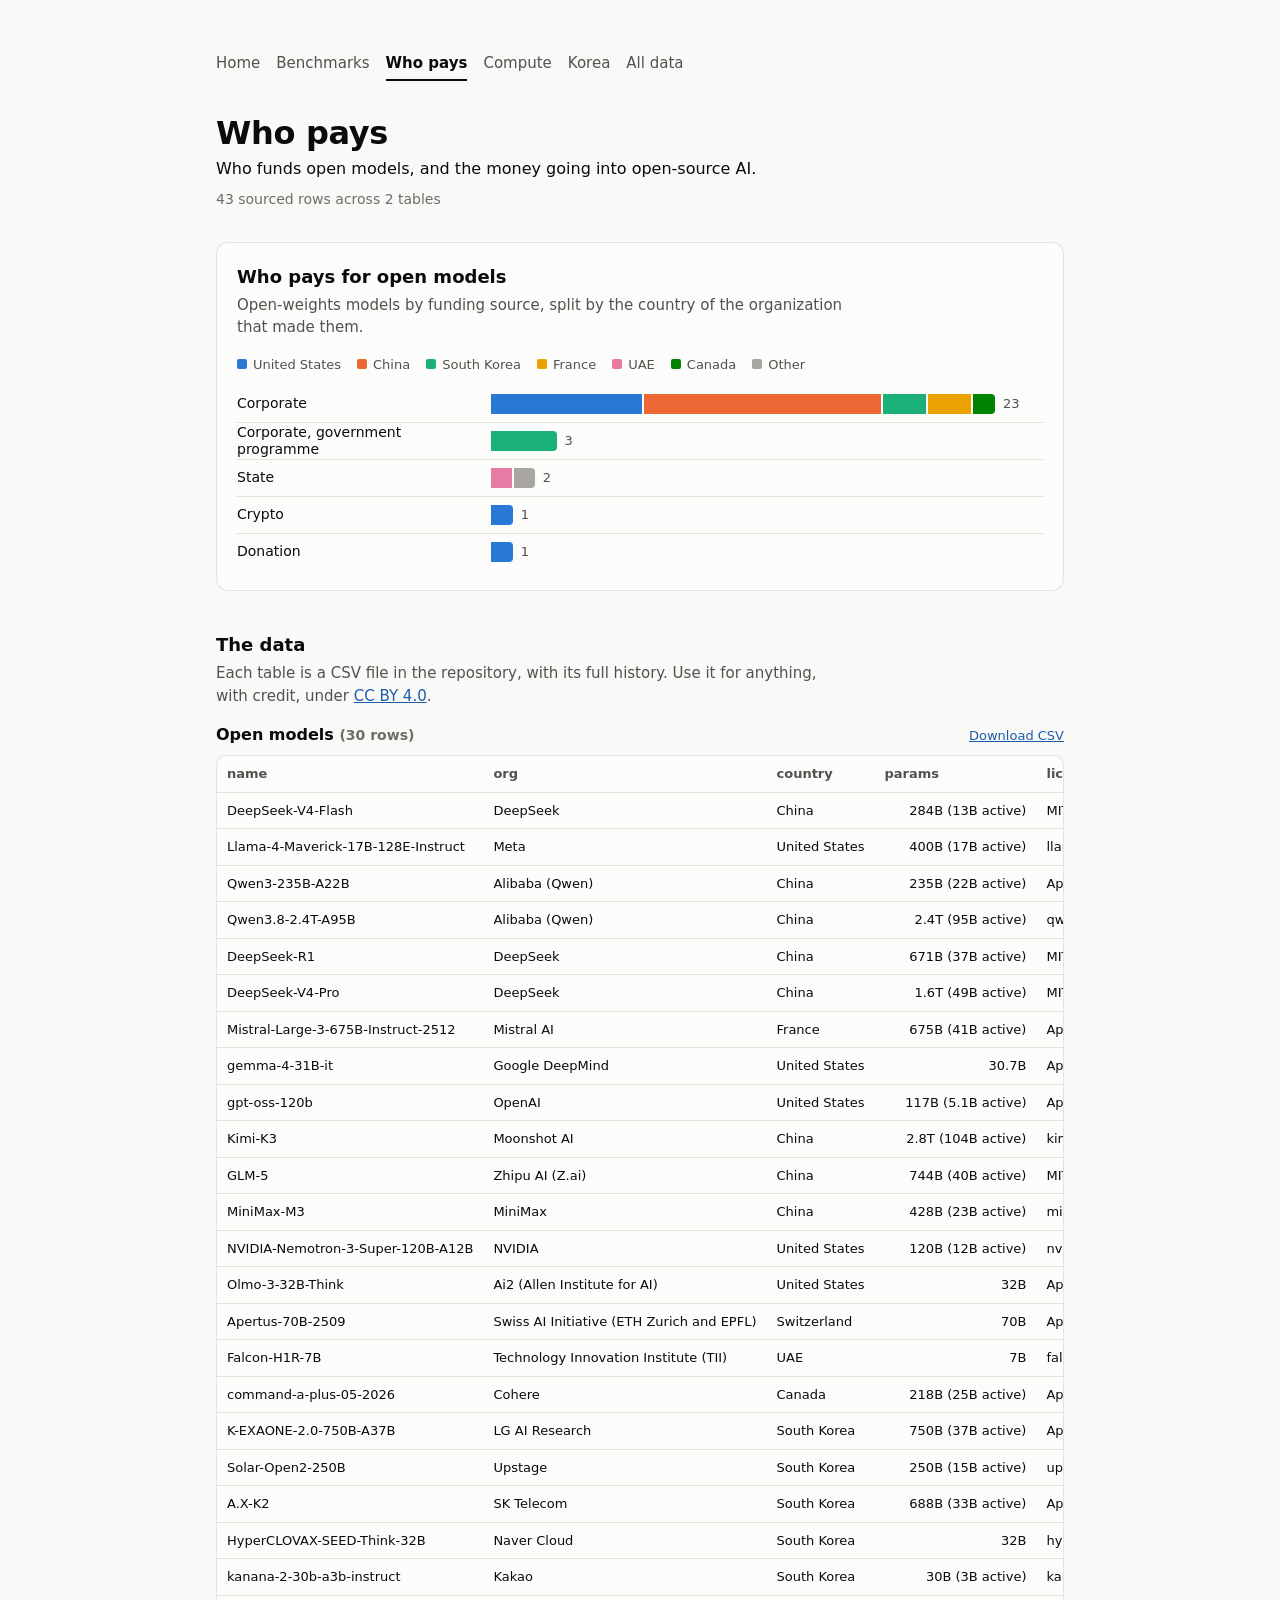
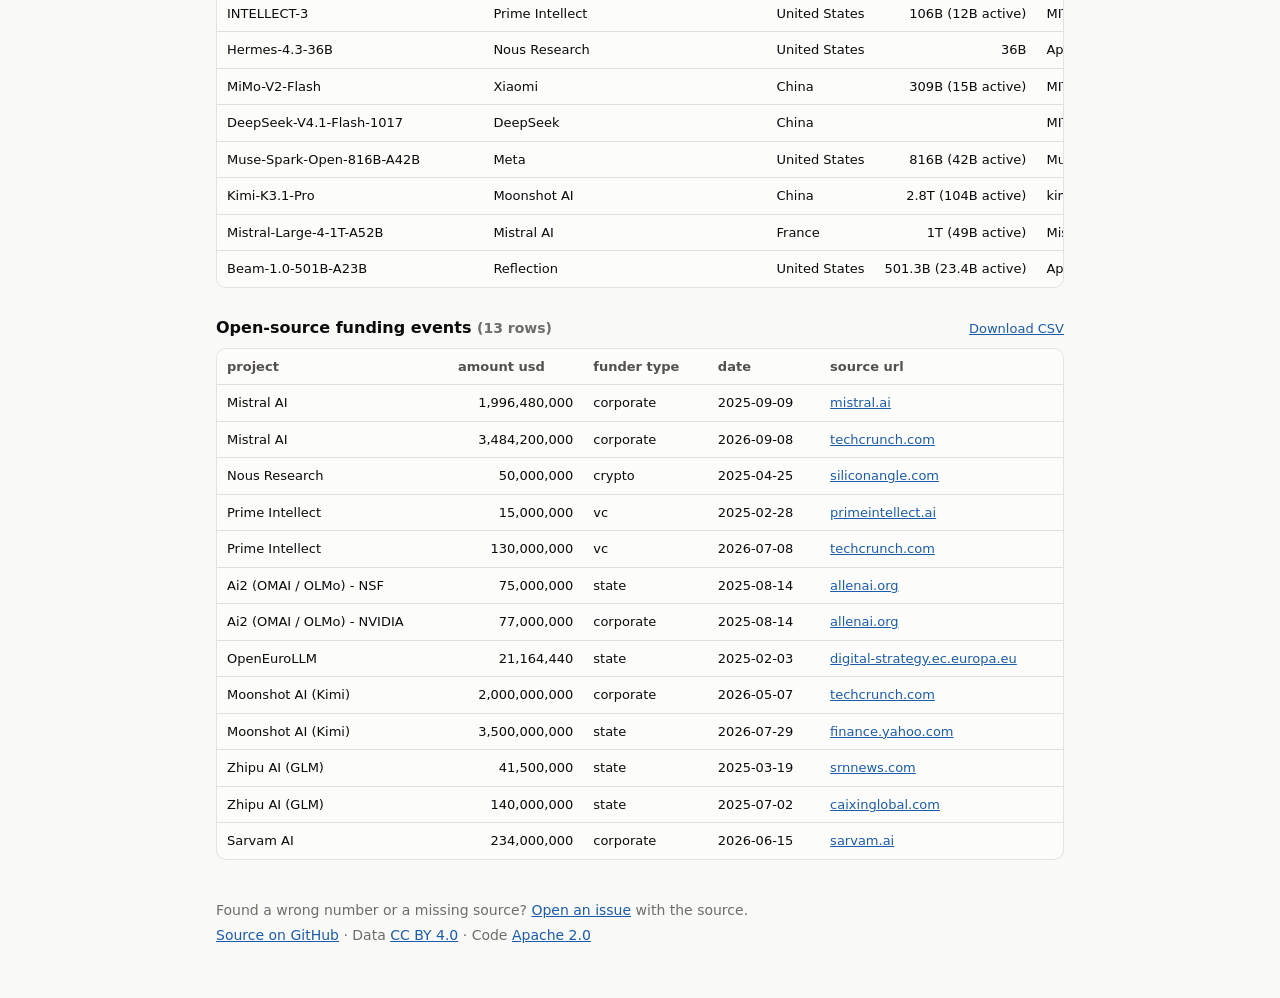
<file: funding.html>
<!doctype html>
<html lang="en">
<head>
  <meta charset="utf-8">
  <meta name="viewport" content="width=device-width, initial-scale=1">
  <title>Who pays · openforallai</title>
  <meta name="description" content="Who funds open AI models, by funding source and country.">
  <link rel="stylesheet" href="assets/site.css">
</head>
<body>
  <header class="page-head">
    <nav class="site-nav" aria-label="Pages">
      <a href="./">Home</a>
      <a href="benchmarks.html">Benchmarks</a>
      <a href="funding.html" aria-current="page">Who pays</a>
      <a href="compute.html">Compute</a>
      <a href="korea.html">Korea</a>
      <a href="data.html">All data</a>
    </nav>
    <h1>Who pays</h1>
    <p class="lede">Who funds open models, and the money going into open-source AI.</p>
    <p class="meta" id="meta">Loading data…</p>
  </header>

  <main data-tables="open_models,funding_events">
    <section class="chart-card" aria-labelledby="c1-title">
      <h2 id="c1-title">Who pays for open models</h2>
      <p class="sub">Open-weights models by funding source, split by the country of the organization that made them.</p>
      <div class="legend" id="c1-legend"></div>
      <div class="chart" id="c1"></div>
    </section>

    <section class="tables" aria-labelledby="data-title">
      <h2 id="data-title">The data</h2>
      <p class="sub">Each table is a CSV file in the repository, with its full history. Use it for anything, with credit, under <a href="data/LICENSE">CC BY 4.0</a>.</p>
      <div id="tables" data-show="open_models,funding_events"></div>
    </section>
  </main>

  <footer class="page-foot">
    <p>Found a wrong number or a missing source? <a href="https://github.com/openforallai/openforallai.github.io/issues">Open an issue</a> with the source.</p>
    <p><a href="https://github.com/openforallai/openforallai.github.io">Source on GitHub</a> · Data <a href="data/LICENSE">CC BY 4.0</a> · Code <a href="LICENSE">Apache 2.0</a></p>
  </footer>

  <div class="tip" id="tip" role="tooltip" hidden></div>
  <script src="assets/site.js"></script>
</body>
</html>
</file>
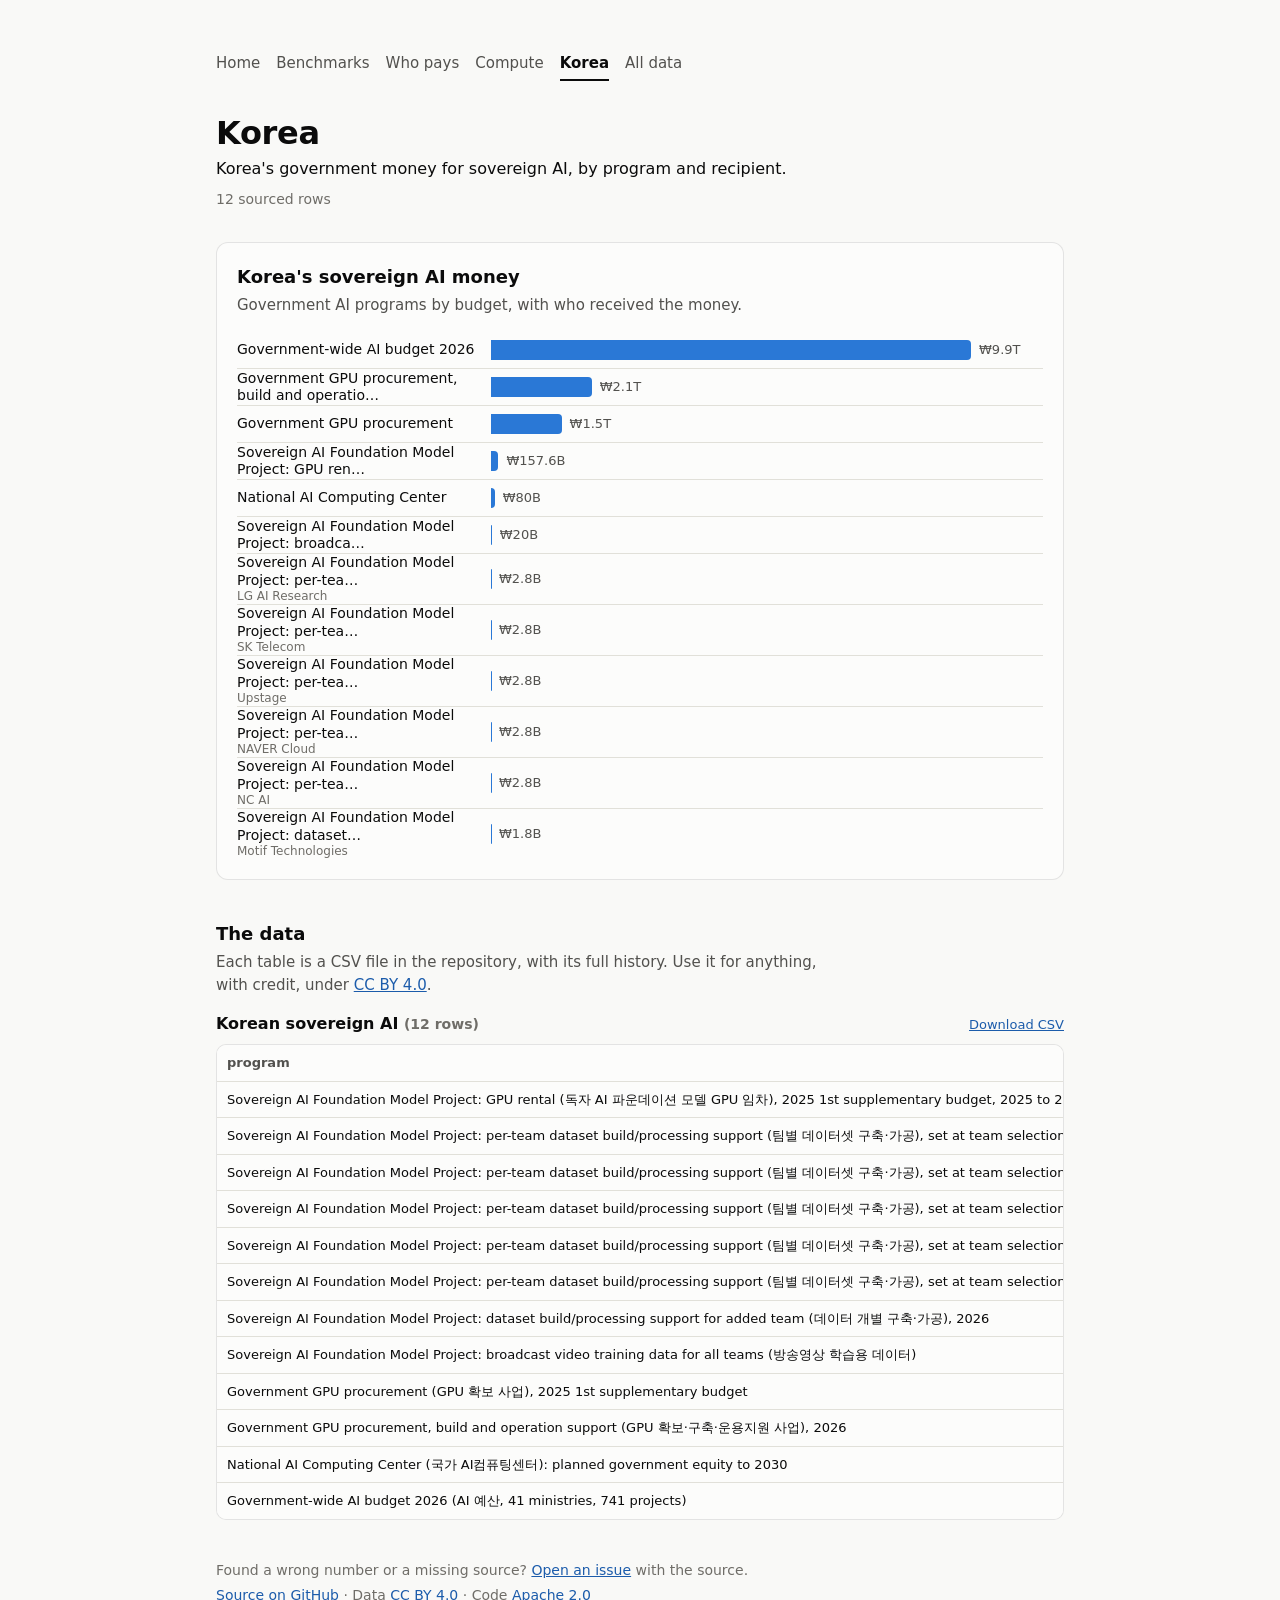
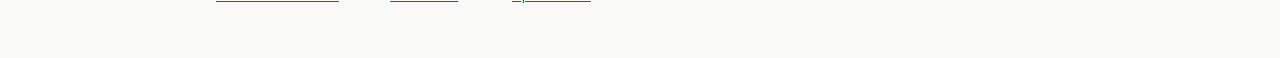
<file: korea.html>
<!doctype html>
<html lang="en">
<head>
  <meta charset="utf-8">
  <meta name="viewport" content="width=device-width, initial-scale=1">
  <title>Korea · openforallai</title>
  <meta name="description" content="Korea's government money for sovereign AI, by program and recipient.">
  <link rel="stylesheet" href="assets/site.css">
</head>
<body>
  <header class="page-head">
    <nav class="site-nav" aria-label="Pages">
      <a href="./">Home</a>
      <a href="benchmarks.html">Benchmarks</a>
      <a href="funding.html">Who pays</a>
      <a href="compute.html">Compute</a>
      <a href="korea.html" aria-current="page">Korea</a>
      <a href="data.html">All data</a>
    </nav>
    <h1>Korea</h1>
    <p class="lede">Korea's government money for sovereign AI, by program and recipient.</p>
    <p class="meta" id="meta">Loading data…</p>
  </header>

  <main data-tables="korean_sovereign_ai">
    <section class="chart-card" aria-labelledby="c3-title">
      <h2 id="c3-title">Korea's sovereign AI money</h2>
      <p class="sub">Government AI programs by budget, with who received the money.</p>
      <div class="chart" id="c3"></div>
    </section>

    <section class="tables" aria-labelledby="data-title">
      <h2 id="data-title">The data</h2>
      <p class="sub">Each table is a CSV file in the repository, with its full history. Use it for anything, with credit, under <a href="data/LICENSE">CC BY 4.0</a>.</p>
      <div id="tables" data-show="korean_sovereign_ai"></div>
    </section>
  </main>

  <footer class="page-foot">
    <p>Found a wrong number or a missing source? <a href="https://github.com/openforallai/openforallai.github.io/issues">Open an issue</a> with the source.</p>
    <p><a href="https://github.com/openforallai/openforallai.github.io">Source on GitHub</a> · Data <a href="data/LICENSE">CC BY 4.0</a> · Code <a href="LICENSE">Apache 2.0</a></p>
  </footer>

  <div class="tip" id="tip" role="tooltip" hidden></div>
  <script src="assets/site.js"></script>
</body>
</html>
</file>
<file: assets/site.css>
:root {
  color-scheme: light;
  --page: #f9f9f7;
  --surface: #fcfcfb;
  --ink: #0b0b0b;
  --ink-2: #52514e;
  --muted: #6f6d68;
  --grid: #e1e0d9;
  --axis: #c3c2b7;
  --border: rgba(11, 11, 11, 0.10);
  --link: #1c5cab;
  --s1: #2a78d6; --s2: #eb6834; --s3: #1baf7a;
  --s4: #eda100; --s5: #e87ba4; --s6: #008300;
  --other: #a8a69f;
  --cheaper: #2a78d6;
  --pricier: #e34948;
  --bar: #2a78d6;
}
@media (prefers-color-scheme: dark) {
  :root:not([data-theme="light"]) {
    color-scheme: dark;
    --page: #0d0d0d;
    --surface: #1a1a19;
    --ink: #ffffff;
    --ink-2: #c3c2b7;
    --muted: #9a988f;
    --grid: #2c2c2a;
    --axis: #383835;
    --border: rgba(255, 255, 255, 0.10);
    --link: #86b6ef;
    --s1: #3987e5; --s2: #d95926; --s3: #199e70;
    --s4: #c98500; --s5: #d55181; --s6: #008300;
    --other: #6b6a65;
    --cheaper: #3987e5;
    --pricier: #e66767;
    --bar: #3987e5;
  }
}
:root[data-theme="dark"] {
  color-scheme: dark;
  --page: #0d0d0d;
  --surface: #1a1a19;
  --ink: #ffffff;
  --ink-2: #c3c2b7;
  --muted: #9a988f;
  --grid: #2c2c2a;
  --axis: #383835;
  --border: rgba(255, 255, 255, 0.10);
  --link: #86b6ef;
  --s1: #3987e5; --s2: #d95926; --s3: #199e70;
  --s4: #c98500; --s5: #d55181; --s6: #008300;
  --other: #6b6a65;
  --cheaper: #3987e5;
  --pricier: #e66767;
  --bar: #3987e5;
}

* { box-sizing: border-box; }
html { -webkit-text-size-adjust: 100%; }
body {
  margin: 0;
  background: var(--page);
  color: var(--ink);
  font: 16px/1.5 system-ui, -apple-system, "Segoe UI", sans-serif;
}
a { color: var(--link); }

.page-head, main, .page-foot {
  max-width: 880px;
  margin: 0 auto;
  padding: 0 16px;
}
.page-head { padding-top: 48px; padding-bottom: 8px; }
h1 { font-size: 2rem; margin: 0; letter-spacing: -0.01em; }
.tagline { margin: 2px 0 16px; color: var(--ink-2); font-weight: 600; }
.lede { margin: 0 0 8px; max-width: 60ch; }
.meta { margin: 0; color: var(--muted); font-size: 0.875rem; }

/* Page menu: wraps on a phone, no hamburger. */
.site-nav { display: flex; flex-wrap: wrap; gap: 4px 16px; margin: 0 0 28px; font-size: 0.9375rem; }
.site-nav a { color: var(--ink-2); text-decoration: none; padding: 4px 0; border-bottom: 2px solid transparent; }
.site-nav a:hover { color: var(--ink); }
.site-nav a[aria-current="page"] { color: var(--ink); font-weight: 600; border-bottom-color: var(--ink); }
.site-nav a:focus-visible { outline: 2px solid var(--link); outline-offset: 2px; }

/* Home: one card per page. */
.cards { display: grid; grid-template-columns: repeat(auto-fill, minmax(240px, 1fr)); gap: 12px; margin: 24px 0 40px; }
.card {
  display: block;
  background: var(--surface);
  border: 1px solid var(--border);
  border-radius: 12px;
  padding: 16px 18px;
  color: inherit;
  text-decoration: none;
}
.card:hover { border-color: var(--axis); }
.card:focus-visible { outline: 2px solid var(--link); outline-offset: 2px; }
.card h2 { color: var(--link); }
.card p { margin: 0; color: var(--ink-2); font-size: 0.9375rem; }

h2 { font-size: 1.125rem; margin: 0 0 4px; }
.sub { margin: 0 0 16px; color: var(--ink-2); font-size: 0.9375rem; max-width: 65ch; }

.chart-card {
  background: var(--surface);
  border: 1px solid var(--border);
  border-radius: 12px;
  padding: 20px;
  margin: 24px 0;
}

.legend { display: flex; flex-wrap: wrap; gap: 6px 16px; margin: 0 0 12px; font-size: 0.8125rem; color: var(--ink-2); }
.legend:empty { display: none; }
.key { display: inline-flex; align-items: center; gap: 6px; }
.swatch { width: 10px; height: 10px; border-radius: 2px; flex: none; }

.empty {
  color: var(--muted);
  font-size: 0.9375rem;
  padding: 24px 0;
  text-align: center;
  border: 1px dashed var(--grid);
  border-radius: 8px;
}

/* Horizontal bar rows: label column, then the track. */
.row {
  display: grid;
  grid-template-columns: minmax(96px, 30%) 1fr;
  align-items: center;
  gap: 12px;
  min-height: 36px;
}
.row + .row { border-top: 1px solid var(--grid); }
.row-label { font-size: 0.875rem; line-height: 1.25; overflow-wrap: anywhere; }
.row-label small { display: block; color: var(--muted); font-size: 0.75rem; }
.track { position: relative; display: flex; align-items: center; height: 36px; }
.bar {
  height: 20px;
  display: flex;
  gap: 2px;
  border-radius: 0 4px 4px 0;
  overflow: hidden;
  flex: none;
}
.seg { height: 100%; min-width: 2px; cursor: default; }
.bar-value { margin-left: 8px; font-size: 0.8125rem; color: var(--ink-2); font-variant-numeric: tabular-nums; white-space: nowrap; }

/* Diverging: a zero line in the middle of the track. */
.track.div { display: block; }
.zero { position: absolute; top: 4px; bottom: 4px; left: 50%; width: 1px; background: var(--axis); }
.dbar { position: absolute; top: 8px; height: 20px; cursor: default; }
.dbar.neg { border-radius: 4px 0 0 4px; }
.dbar.pos { border-radius: 0 4px 4px 0; }
.dval { position: absolute; top: 8px; line-height: 20px; font-size: 0.8125rem; color: var(--ink-2); font-variant-numeric: tabular-nums; white-space: nowrap; }

/* Benchmark gap blocks */
.bench + .bench { margin-top: 16px; }
.bench-group { font-size: 0.8125rem; font-weight: 600; text-transform: uppercase; letter-spacing: 0.04em; color: var(--muted); margin: 24px 0 8px; }
.bench-group:first-child { margin-top: 4px; }
.bench-head { display: flex; flex-wrap: wrap; justify-content: space-between; gap: 2px 12px; font-size: 0.875rem; padding-bottom: 2px; border-bottom: 1px solid var(--axis); }
.bench-head span { color: var(--ink-2); }
.bench-head small { color: var(--muted); font-weight: 400; margin-left: 6px; }

/* Months-behind plots */
#c5-summary:not(:empty) { margin-bottom: 20px; }
#c5-summary .bar { border-radius: 0 4px 4px 0; }
.plot { margin-top: 6px; }
.plot svg { display: block; overflow: visible; }
.plot circle { cursor: default; }
.ax { font-size: 11px; fill: var(--muted); font-variant-numeric: tabular-nums; }
.warn { margin: 0 0 16px; padding: 10px 12px; border-left: 3px solid var(--s4); background: var(--page); font-size: 0.875rem; color: var(--ink-2); }
.lag-note { margin: 4px 0 0; font-size: 0.8125rem; color: var(--ink-2); }
.lagline { stroke: var(--ink-2); stroke-width: 1.5; stroke-dasharray: 4 3; }

/* Tables */
.tables { margin: 40px 0 24px; }
.table-block { margin: 0 0 28px; }
.table-head { display: flex; flex-wrap: wrap; align-items: baseline; justify-content: space-between; gap: 4px 12px; margin-bottom: 8px; }
.table-head h3 { font-size: 1rem; margin: 0; }
.table-head a { font-size: 0.8125rem; }
.tabs {
  display: flex;
  gap: 6px;
  overflow-x: auto;
  padding: 2px 0 10px;
  scrollbar-width: thin;
}
.tab {
  flex: none;
  font: inherit;
  font-size: 0.8125rem;
  padding: 6px 12px;
  border-radius: 999px;
  border: 1px solid var(--border);
  background: var(--surface);
  color: var(--ink-2);
  cursor: pointer;
  white-space: nowrap;
}
.tab[aria-selected="true"] { background: var(--ink); color: var(--page); border-color: var(--ink); }
.tab:focus-visible { outline: 2px solid var(--link); outline-offset: 2px; }
.table-wrap {
  overflow-x: auto;
  background: var(--surface);
  border: 1px solid var(--border);
  border-radius: 10px;
}
table { border-collapse: collapse; width: 100%; font-size: 0.8125rem; }
th, td { text-align: left; padding: 8px 10px; border-bottom: 1px solid var(--grid); white-space: nowrap; }
th { color: var(--ink-2); font-weight: 600; background: var(--surface); }
td.num { text-align: right; font-variant-numeric: tabular-nums; }
tr:last-child td { border-bottom: none; }
.table-wrap .empty { border: none; margin: 0; }

.page-foot { padding-top: 8px; padding-bottom: 48px; color: var(--muted); font-size: 0.875rem; }
.page-foot p { margin: 4px 0; }

.tip {
  position: fixed;
  z-index: 10;
  pointer-events: none;
  max-width: 260px;
  padding: 8px 10px;
  border-radius: 8px;
  background: var(--ink);
  color: var(--page);
  font-size: 0.8125rem;
  line-height: 1.35;
  box-shadow: 0 4px 16px rgba(0, 0, 0, 0.18);
}

@media (max-width: 560px) {
  .page-head { padding-top: 32px; }
  .chart-card { padding: 16px; }
  .row { grid-template-columns: minmax(84px, 34%) 1fr; gap: 8px; }
}

@media (forced-colors: active) {
  .seg, .dbar { forced-color-adjust: none; border: 1px solid CanvasText; }
}
</file>
